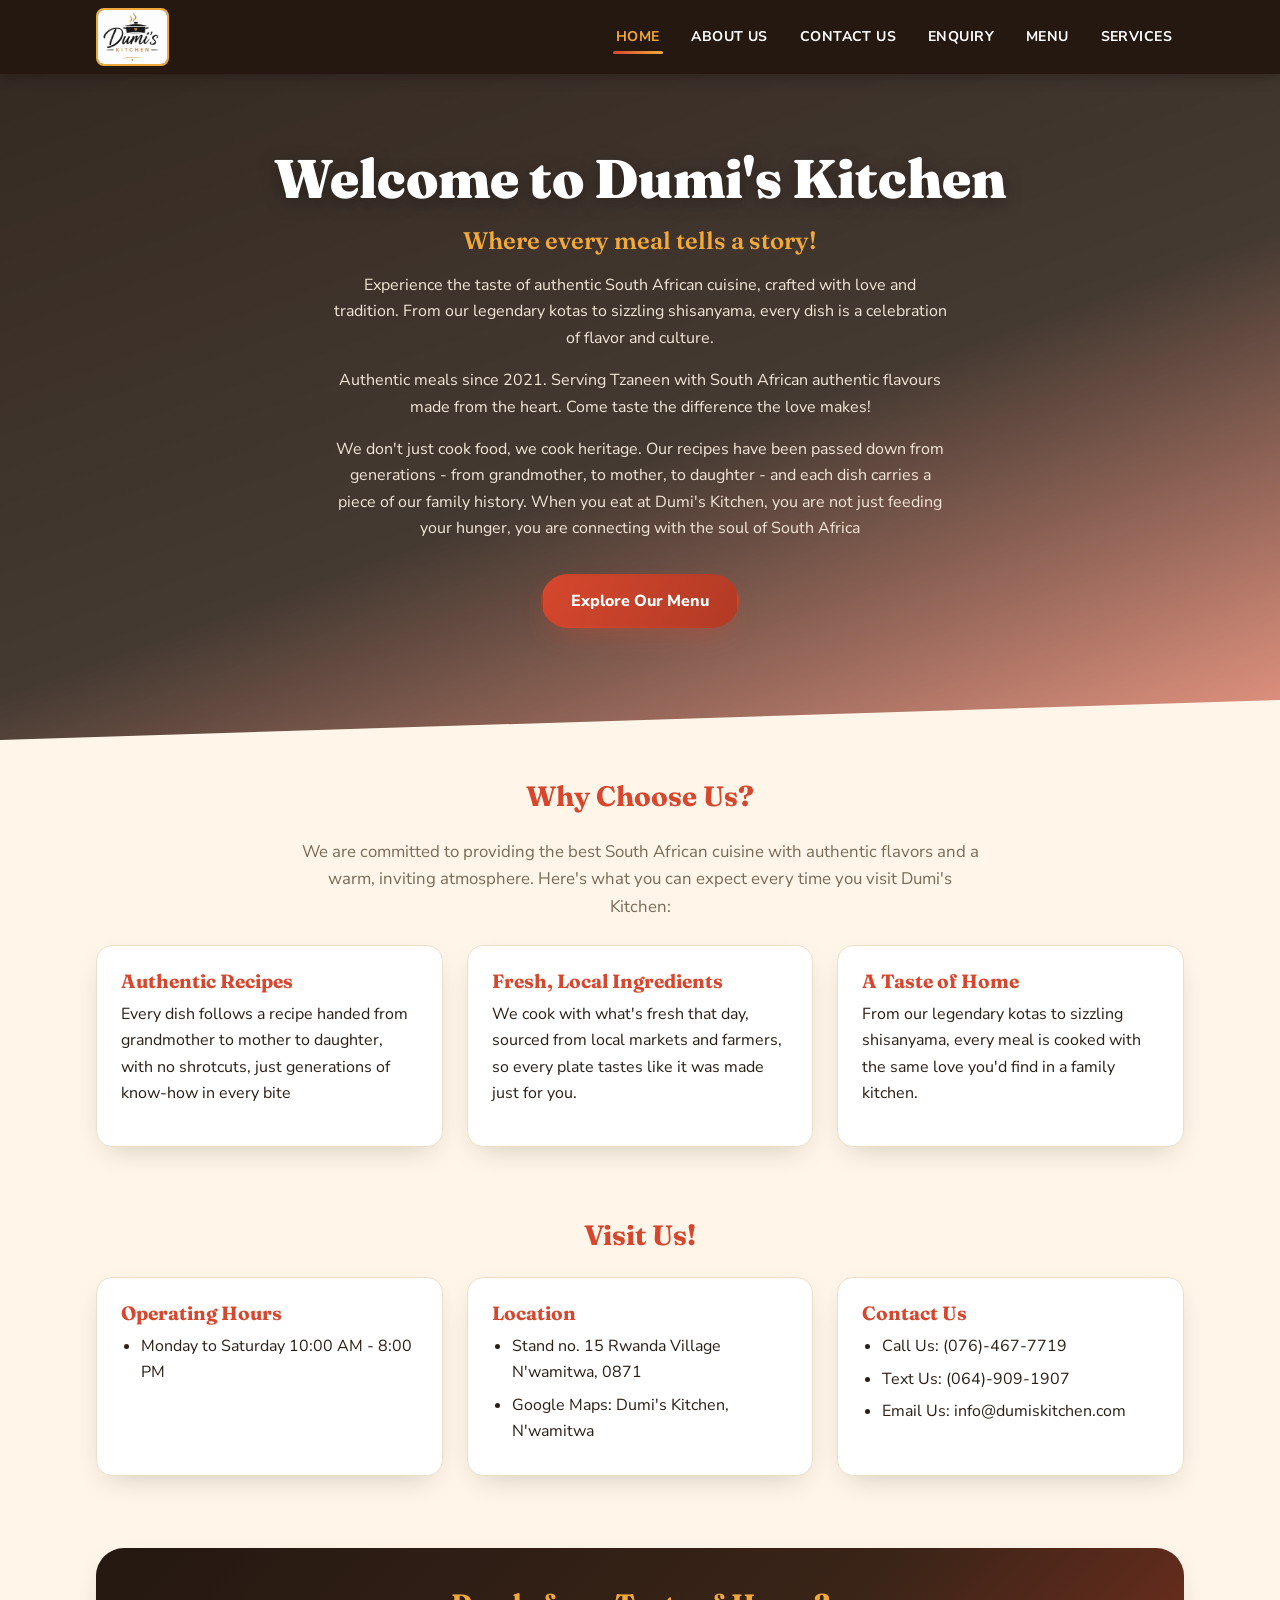
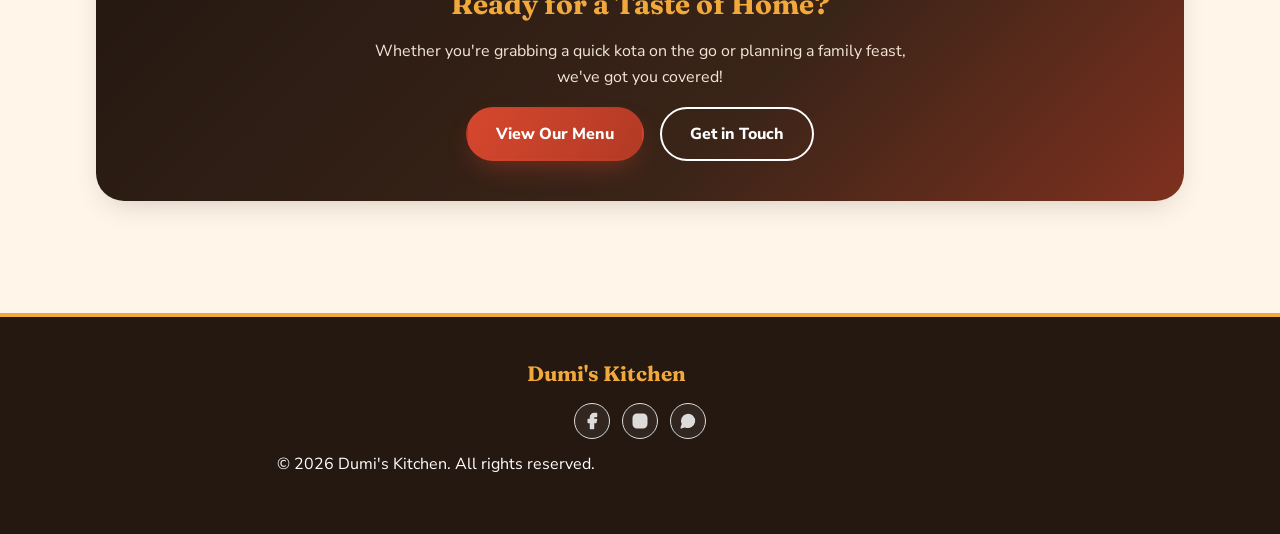
<file: index.html>
<!DOCTYPE html>
<html lang="en">
<head>
    <meta charset="UTF-8">
    <meta name="viewport" content="width=device-width, initial-scale=1.0">
    <title>Dumi's Kitchen | Home</title>
    <meta name="description" content="Dumi's Kitchen is a family-run shisanyama and kota takeaway in N'wamitwa, Tzaneen, serving authentic South African food since 2021.">
    <meta name="keywords" content="Dumi's Kitchen, Shisanyama, Kota, Takeaway, South African Cuisine, N'wamitwa, Tzaneen, Authentic Recipes, Family-run Restaurant">

    <!--CSS Stylesheet-->
    <link rel="stylesheet" href="./assets/css/styles.css">
</head>
<body>

    <!--Header section-->
    <header class="site-header">
        <div class="header-inner">
            
        <!--Logo-->
        <div class="logo">
            <a href="./index.html">
                <img src="./assets/images/Logo.jpeg" alt="Dumi's Kitchen Logo" class="logo-img">
            </a>
        </div>
        
         <!--Navigation links-->
         <nav class="main-navigation">
            <a href="./index.html" class="active" aria-current="page">HOME</a>
            <a href="./pages/about-us.html">ABOUT US</a>
            <a href="./pages/contact-us.html">CONTACT US</a>
            <a href="./pages/enquiry.html">ENQUIRY</a>
            <a href="./pages/menu.html">MENU</a>
            <a href="./pages/services.html">SERVICES</a>
         </nav>
         </div>
    </header>

    

    <!--Main section-->

    <main>
        <section> 
          <!--Welcome message-->

            <section class="hero">
                <h1>Welcome to Dumi's Kitchen</h1>
                <h2>Where every meal tells a story!</h2>
                <p>Experience the taste of authentic South African cuisine, crafted with love and tradition. From our legendary kotas to sizzling shisanyama, every dish is a celebration of flavor and culture.</p>

            <p>
               Authentic meals since 2021.
                Serving Tzaneen with South African authentic flavours made from the heart. Come taste the difference the love makes!
            </p>

            <p>
                We don't just cook food, we cook heritage. Our recipes have been passed down from generations - from grandmother, to mother, to daughter - and each dish carries a piece of our family history. When you eat at Dumi's Kitchen, you are not just feeding your hunger, you are connecting with the soul of South Africa
            </p>

            <a href="./pages/menu.html" class="btn btn-primary">Explore Our Menu</a>
            </section>

            <div class="container">
                <!--Why choose us-->
                <section class="section">
                    <h2 class="section-title">Why Choose Us?</h2>
                    <p class="intro-text">We are committed to providing the best South African cuisine with authentic flavors and a warm, inviting atmosphere.
                        Here's what you can expect every time you visit Dumi's Kitchen:
                    </p>

                    <div class="card-grid">
                        <div class="card">
                            <h3>Authentic Recipes</h3>
                            <p>Every dish follows a recipe handed from grandmother to mother to daughter, with no shrotcuts, just generations of know-how in every bite</p>
                    </div>

                    <div class="card">
                        <h3>Fresh, Local Ingredients</h3>
                            <p>We cook with what's fresh that day, sourced from local markets and farmers, so every plate tastes like it was made just for you.</p>
                    </div>

                    <div class="card">
                        <h3>A Taste of Home</h3>
                            <p>From our legendary kotas to sizzling shisanyama, every meal is cooked with the same love you'd find in a family kitchen.</p>
                    </div>
            </div>
            </section>


            <!-- Web summary-->
            <section class="section">
                <h2 class="section-title">Visit Us!</h2>

                <div class="card-grid">
                    <!--Operating Hours-->
                    <div class="card">
                        <h3>Operating Hours</h3>
                        <ul>
                            <li>Monday to Saturday 10:00 AM - 8:00 PM</li>
                        </ul>
                    </div>

                    <!--Location-->
                    <div class="card">
                        <h3>Location</h3>
                        <ul>
                            <li>Stand no. 15 Rwanda Village N'wamitwa, 0871</li>
                            <li>Google Maps: Dumi's Kitchen, N'wamitwa</li>
                        </ul>
                    </div>

                    <!--Contact Information-->
                    <div class="card">
                    <h3>Contact Us</h3>
                    <ul>
                        <li>Call Us: (076)-467-7719</li>
                        <li>Text Us: (064)-909-1907</li>
                        <li>Email Us: info@dumiskitchen.com</li>
                    </ul>
                    </div>
                </div>
               

            </section>
           
            <!--Closing call to action-->
            <div class="cta-box">
                <h2>Ready for a Taste of Home?</h2>
                <p>Whether you're grabbing a quick kota on the go or planning a family feast, we've got you covered!</p>
                <div class="btn-group">
                    <a href="./pages/menu.html" class="btn btn-primary">View Our Menu</a>
                    <a href="./pages/contact-us.html" class="btn btn-outline">Get in Touch</a>
                </div>
            </div>

        </section>
    </main>

    <!--Footer Section-->
    <footer class="site-footer">
        <div class="footer-inner">
            <p class="footer-brand">Dumi's Kitchen</p>

        <div class="social-links">
            <a href="https://www.facebook.com/" target="_blank" rel="noopener noreferrer" aria-label="Dumi's Kitchen on Facebook">
                <svg viewBox="0 0 24 24" fill="none" stroke="currentColor" stroke-width="2" stroke-linecap="round" stroke-linejoin="round" aria-hidden="true"><path d="M18 2h-3a5 5 0 0 0-5 5v3H7v4h3v8h4v-8h3l1-4h-4V7a1 1 0 0 1 1-1h3z"/></svg>
            </a>
            <a href="https://www.instagram.com/" target="_blank" rel="noopener noreferrer" aria-label="Dumi's Kitchen on Instagram">
                <svg viewBox="0 0 24 24" fill="none" stroke="currentColor" stroke-width="2" stroke-linecap="round" stroke-linejoin="round" aria-hidden="true"><rect x="3" y="3" width="18" height="18" rx="5"/><circle cx="12" cy="12" r="4"/><circle cx="17.5" cy="6.5" r="1" fill="currentColor"/></svg>
            </a>
            <a href="https://wa.me/27764677719" target="_blank" rel="noopener noreferrer" aria-label="Chat with Dumi's Kitchen on WhatsApp">
                <svg viewBox="0 0 24 24" fill="none" stroke="currentColor" stroke-width="2" stroke-linecap="round" stroke-linejoin="round" aria-hidden="true"><path d="M3 21l1.65-4.9A8.5 8.5 0 1 1 8 19.4L3 21z"/></svg>
            </a>
        </div>

            <p>&copy; 2026 Dumi's Kitchen. All rights reserved.</p>
            <p class="live-datetime" id="live-datetime" aria-live="off"></p>
        </div>
    </footer>
</body>
</html>
</file>
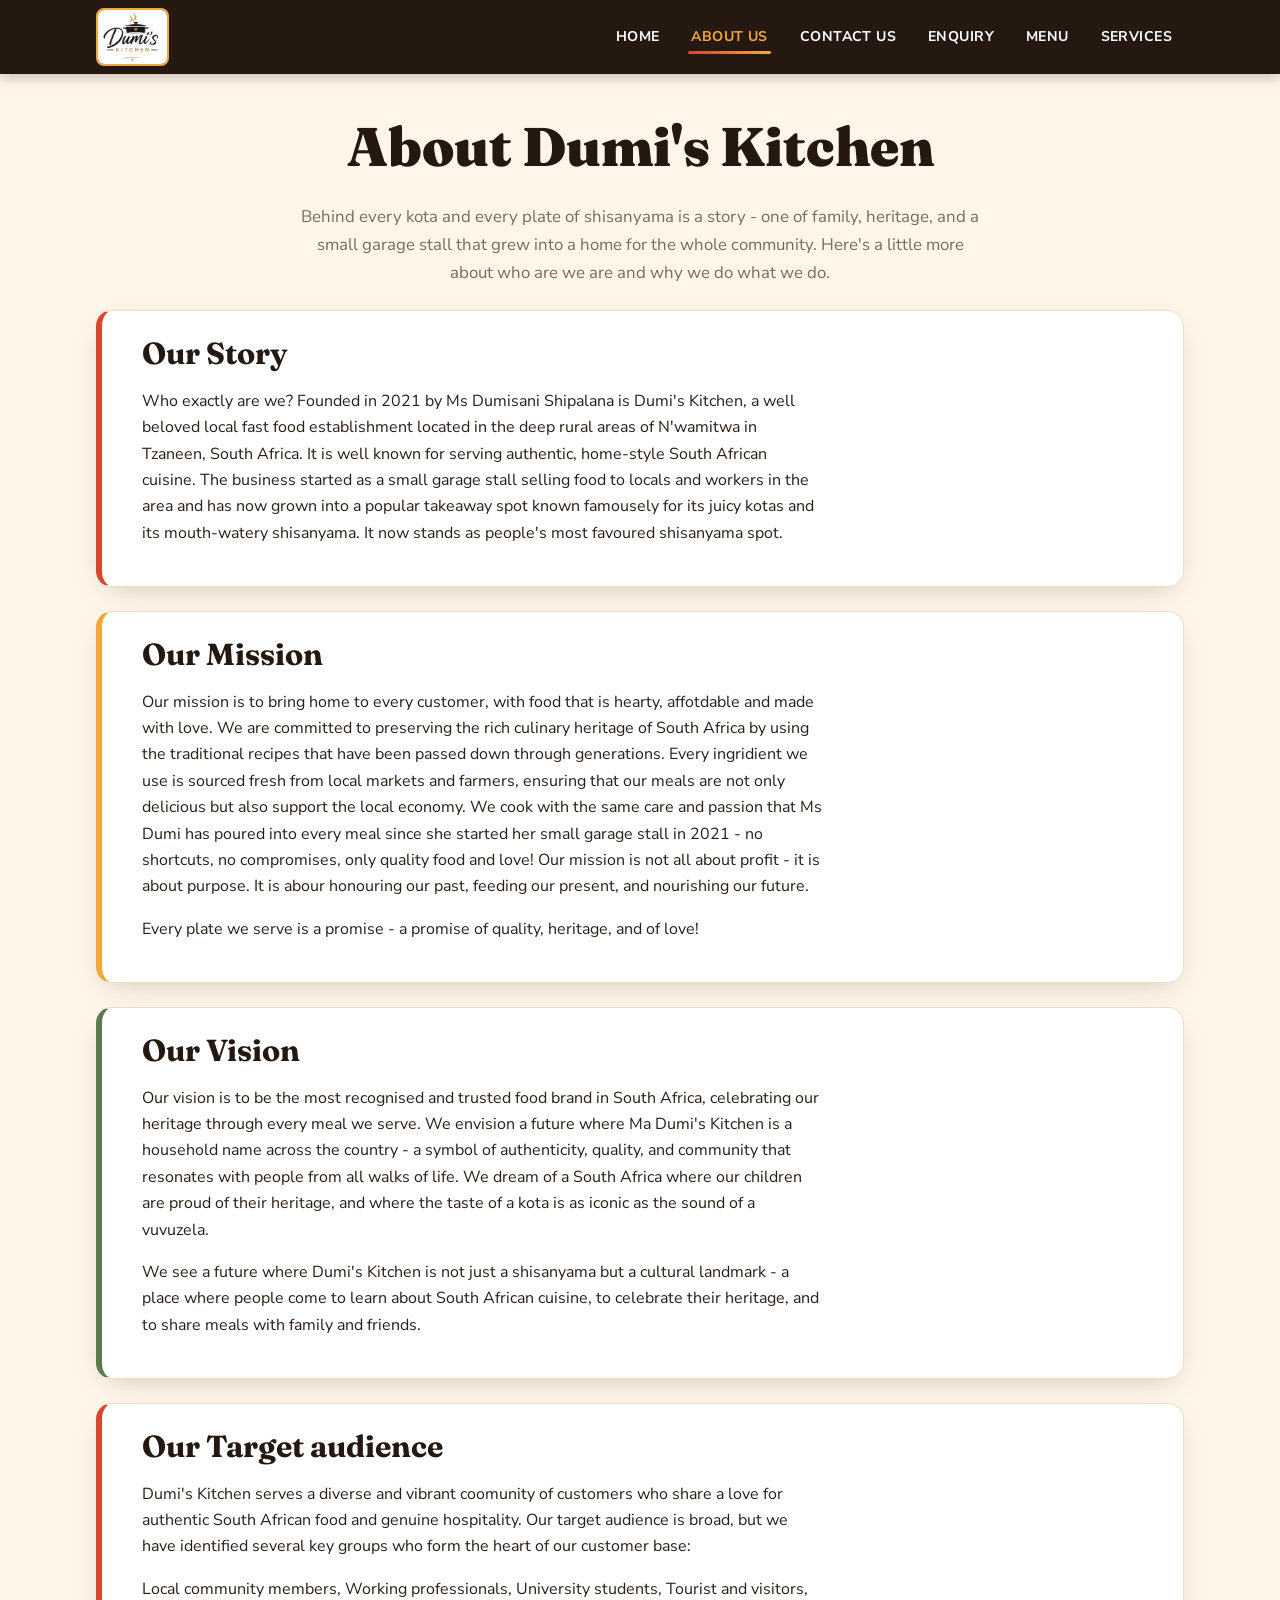
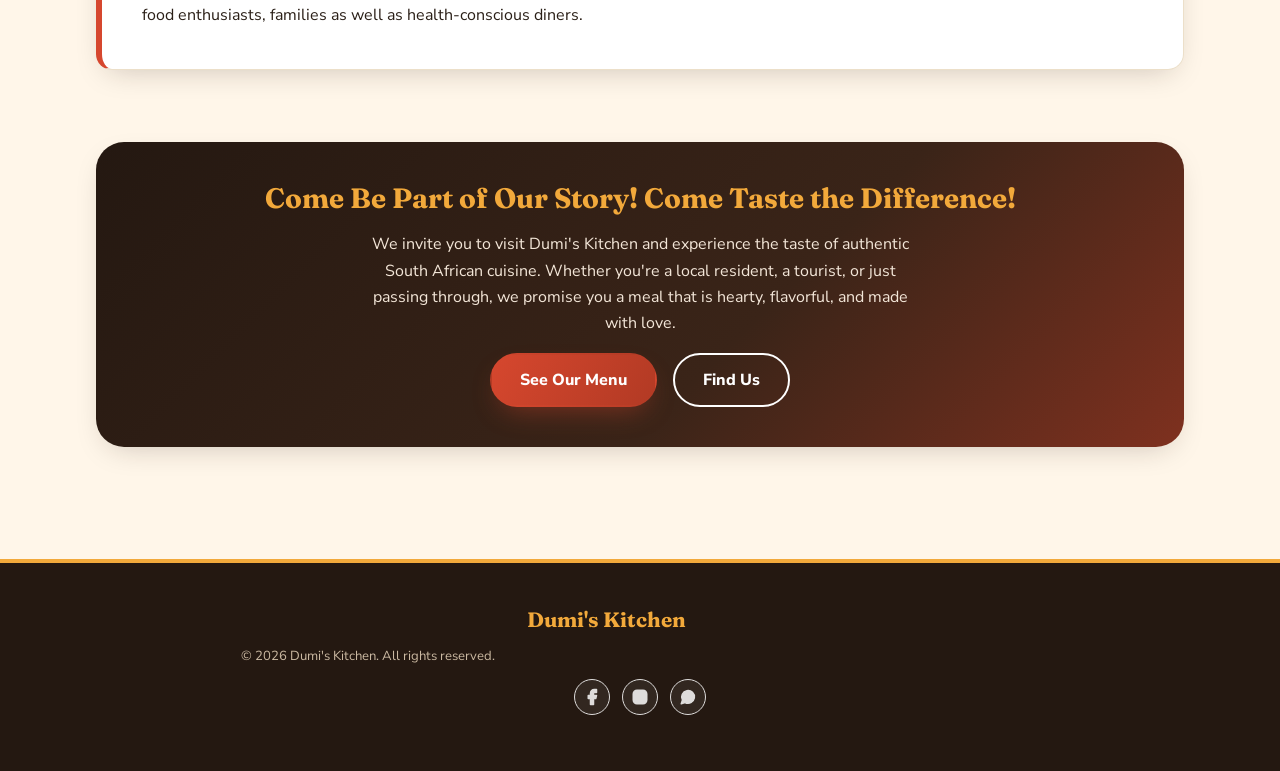
<file: pages/about-us.html>
<!DOCTYPE html>
<html lang="en">
<head>
    <meta charset="UTF-8">
    <meta name="viewport" content="width=device-width, initial-scale=1.0">
    <title>Dumi's Kitchen | About Us</title>

    <!--Meta description for SEO-->
    <meta name="description" content="Discover the story, mission, and vision behind Dumi's Kitchen, a beloved shisanyama and kota spot in N'wamitwa, Tzaneen, South Africa.">
    <meta name="keywords" content="Dumi's Kitchen, About Us, Our Story, Mission, Vision, Shisanyama, Kota, N'wamitwa, Tzaneen, South African Cuisine">

    <!--CSS Stylesheet-->
    <link rel="stylesheet" href="../assets/css/styles.css">
    
</head>
<body>
    
    <!--Header section-->
    <header class="site-header">
      <div class="header-inner">
        <div class="logo">
            <a href="../index.html">
                <img src="../assets/images/Logo.jpeg" alt="Dumi's Kitchen Logo" class="logo-img">
            </a>
        </div>
        

         <!--Navigation links-->
         <nav class="main-navigation">
            <a href="../index.html">HOME</a>
            <a href="./about-us.html" class="active" aria-current="page">ABOUT US</a>
            <a href="./contact-us.html">CONTACT US</a>
            <a href="./enquiry.html">ENQUIRY</a>
            <a href="./menu.html">MENU</a>
            <a href="./services.html">SERVICES</a>
         </nav>
      </div>
    </header>

    <!--Main section-->
    <main class="container">

        <section class="section">
          <h1 class="section-title">About Dumi's Kitchen</h1>
          <p class="intro-text">Behind every kota and every plate of shisanyama is a story - one of family, heritage, and a small garage stall that grew into a home for the whole community.
            Here's a little more about who are we are and why we do what we do. </p>
          
          <!--Background story of our business-->
            <div class="story-block"> 
            <h2>Our Story</h2>
            <p class="story-text">
                Who exactly are we?
                Founded in 2021 by Ms Dumisani Shipalana is Dumi's Kitchen, a well beloved local fast food establishment located in the deep rural areas of N'wamitwa in Tzaneen, South Africa.
                 It is well known for serving authentic, home-style South African cuisine. The business started as a small garage stall selling food to locals and workers in the area and has now grown into a popular takeaway spot  known famousely for its juicy kotas and its mouth-watery shisanyama.
                It now stands as people's most favoured shisanyama spot.
            </p>
            </div>

            <!-- Mission and vision statements-->
             <div class="story-block">  
             <h2> Our Mission</h2>
             <p class="text-left">
                Our mission is to bring home to every customer, with food that is hearty, affotdable and made with love.
                We are committed to preserving the rich culinary heritage of South Africa by using the traditional recipes that have been passed down  through generations. Every ingridient we use is sourced fresh from local markets and farmers, ensuring that our meals  are not only delicious but also support the local economy. 
                We cook with the same care and passion that Ms Dumi has poured into every meal since she started her small garage stall in 2021 - no shortcuts, no compromises, only quality food and love!
                Our mission is not all about profit - it is about purpose. It is abour honouring our past, feeding our present, and nourishing our future.
             </p>
             <p> Every plate we serve is a promise - a promise of quality, heritage, and of love!</p>
             </div>

             <!-- Vision statement-->
              <div class="story-block">
              <h2> Our Vision</h2>
              <p class="text-left">
                Our vision is to be the most recognised and trusted food brand in South Africa, celebrating our heritage through every meal we serve.
                We envision a future where Ma Dumi's Kitchen is a household name across the country -  a symbol of authenticity, quality, and community that resonates with people from all walks of life.
                We dream of a South Africa where our children are proud of their heritage, and where the taste of a kota is as iconic as the sound of a vuvuzela.
              </p>
              <p class="text-left"> 
                We see a future where Dumi's Kitchen is not just a shisanyama but a cultural landmark -  a place where people come to learn about South African cuisine, to celebrate their heritage, and to share meals with family and friends.
              </p>
              </div>

              <!--Target audience-->
              <div class="story-block">
              <h2>Our Target audience</h2>
              <p class="text-left">
                Dumi's Kitchen serves a diverse and vibrant coomunity of customers who share a love for authentic South African food and genuine hospitality. 
                Our target audience is broad, but we have identified several key groups who form the heart of our customer base:
              </p>
              <p>
                Local community members, Working professionals, University students, Tourist and visitors, food enthusiasts, families as well as health-conscious diners.
              </p>
              </div>
        </section>

        <!--Call to Action-->
        <div class="cta-box">
            <h2> Come Be Part of Our Story! Come Taste the Difference!</h2>
            <p>We invite you to visit Dumi's Kitchen and experience the taste of authentic South African cuisine. Whether you're a local resident, a tourist, or just passing through, we promise you a meal that is hearty, flavorful, and made with love.</p>
            <div class="btn-group"> 
                <a href="./menu.html" class="btn btn-primary">See Our Menu</a>
                <a href="./contact-us.html" class="btn btn-outline">Find Us</a>
            </div>
        </div>
    </main>

    <!--Footer Section-->
    <footer class="site-footer">
      <div class="footer-inner">
        <p class="footer-brand">Dumi's Kitchen</p>
        
        <p class="footer-copyright">&copy; 2026 Dumi's Kitchen. All rights reserved.</p>

        <div class="social-links">
            <a href="https://www.facebook.com/" target="_blank" rel="noopener noreferrer" aria-label="Dumi's Kitchen on Facebook">
                <svg viewBox="0 0 24 24" fill="none" stroke="currentColor" stroke-width="2" stroke-linecap="round" stroke-linejoin="round" aria-hidden="true"><path d="M18 2h-3a5 5 0 0 0-5 5v3H7v4h3v8h4v-8h3l1-4h-4V7a1 1 0 0 1 1-1h3z"/></svg>
            </a>
            <a href="https://www.instagram.com/" target="_blank" rel="noopener noreferrer" aria-label="Dumi's Kitchen on Instagram">
                <svg viewBox="0 0 24 24" fill="none" stroke="currentColor" stroke-width="2" stroke-linecap="round" stroke-linejoin="round" aria-hidden="true"><rect x="3" y="3" width="18" height="18" rx="5"/><circle cx="12" cy="12" r="4"/><circle cx="17.5" cy="6.5" r="1" fill="currentColor"/></svg>
            </a>
            <a href="https://wa.me/27764677719" target="_blank" rel="noopener noreferrer" aria-label="Chat with Dumi's Kitchen on WhatsApp">
                <svg viewBox="0 0 24 24" fill="none" stroke="currentColor" stroke-width="2" stroke-linecap="round" stroke-linejoin="round" aria-hidden="true"><path d="M3 21l1.65-4.9A8.5 8.5 0 1 1 8 19.4L3 21z"/></svg>
            </a>
        </div>

        <!-- Live date and time -->
        <p class="live-datetime" id="live-datetime" aria-live="off"></p>
      </div>
    </footer>
</body>
</html>
</file>
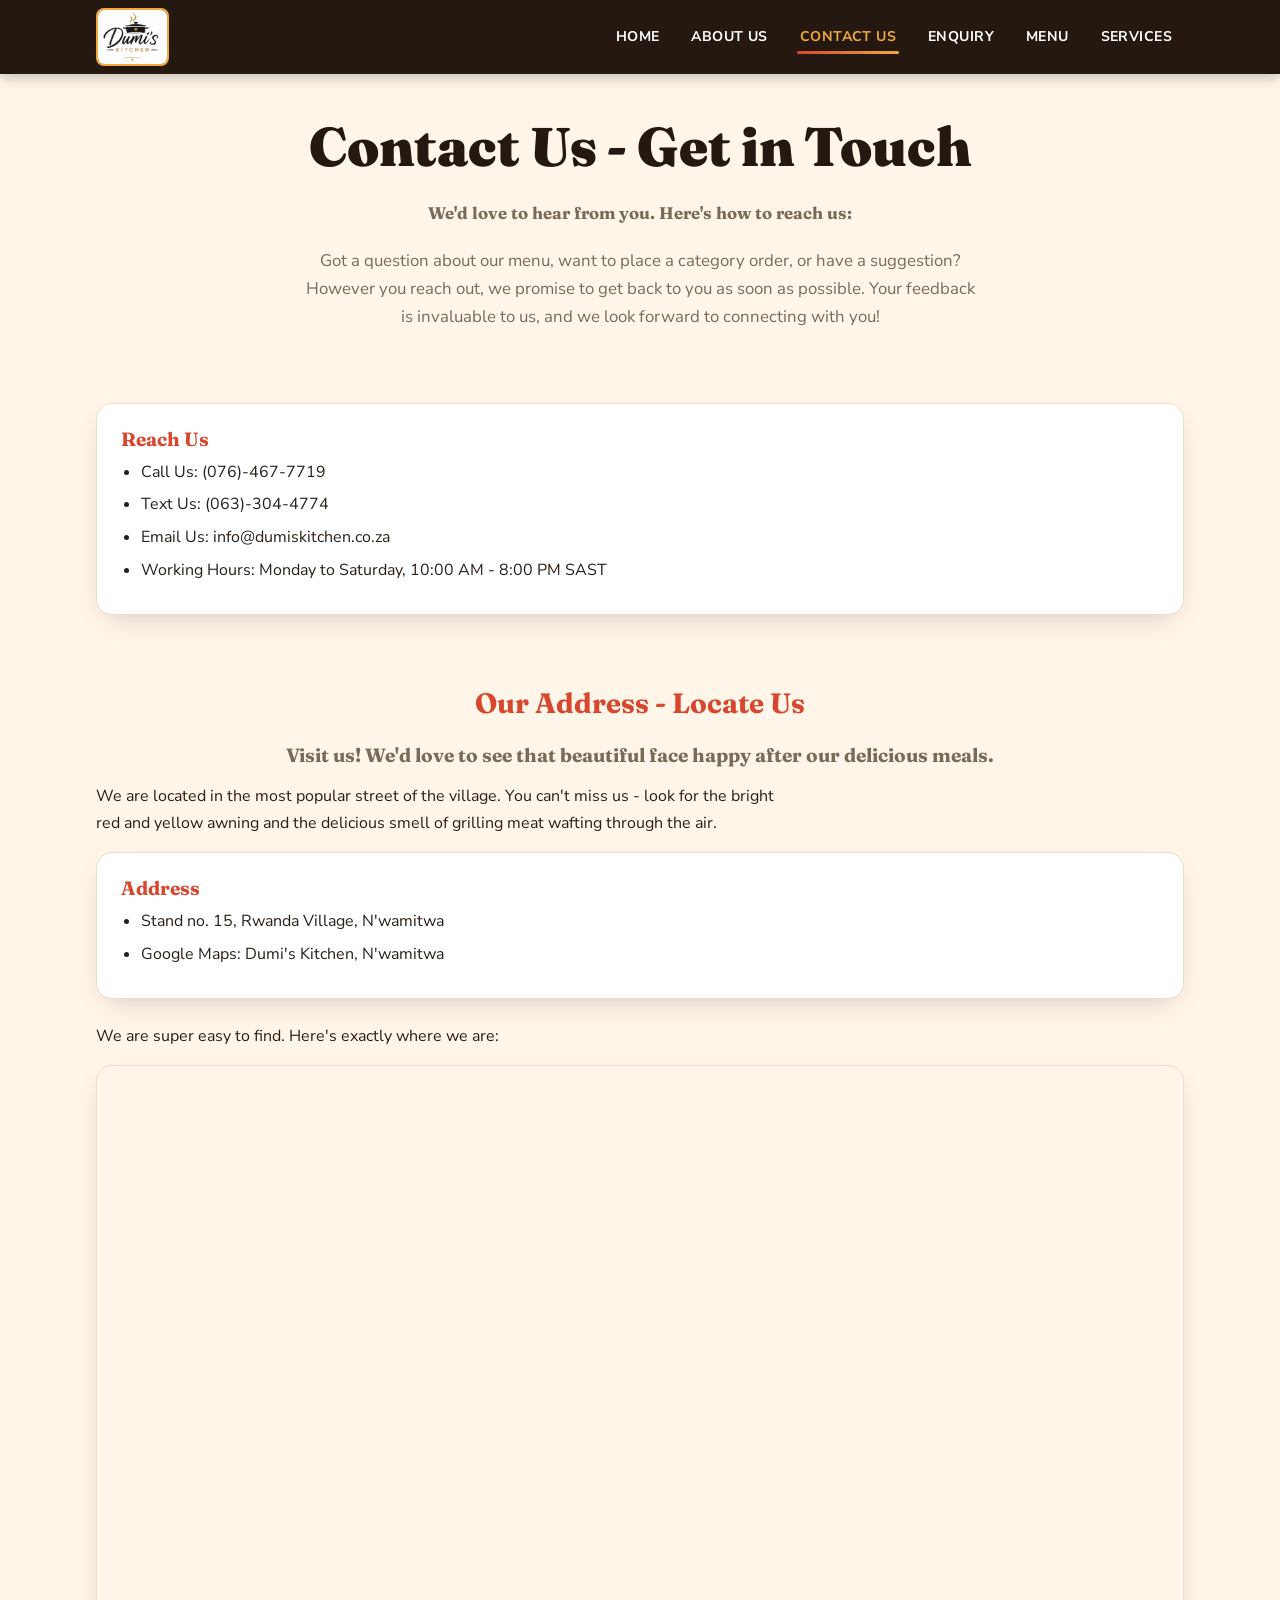
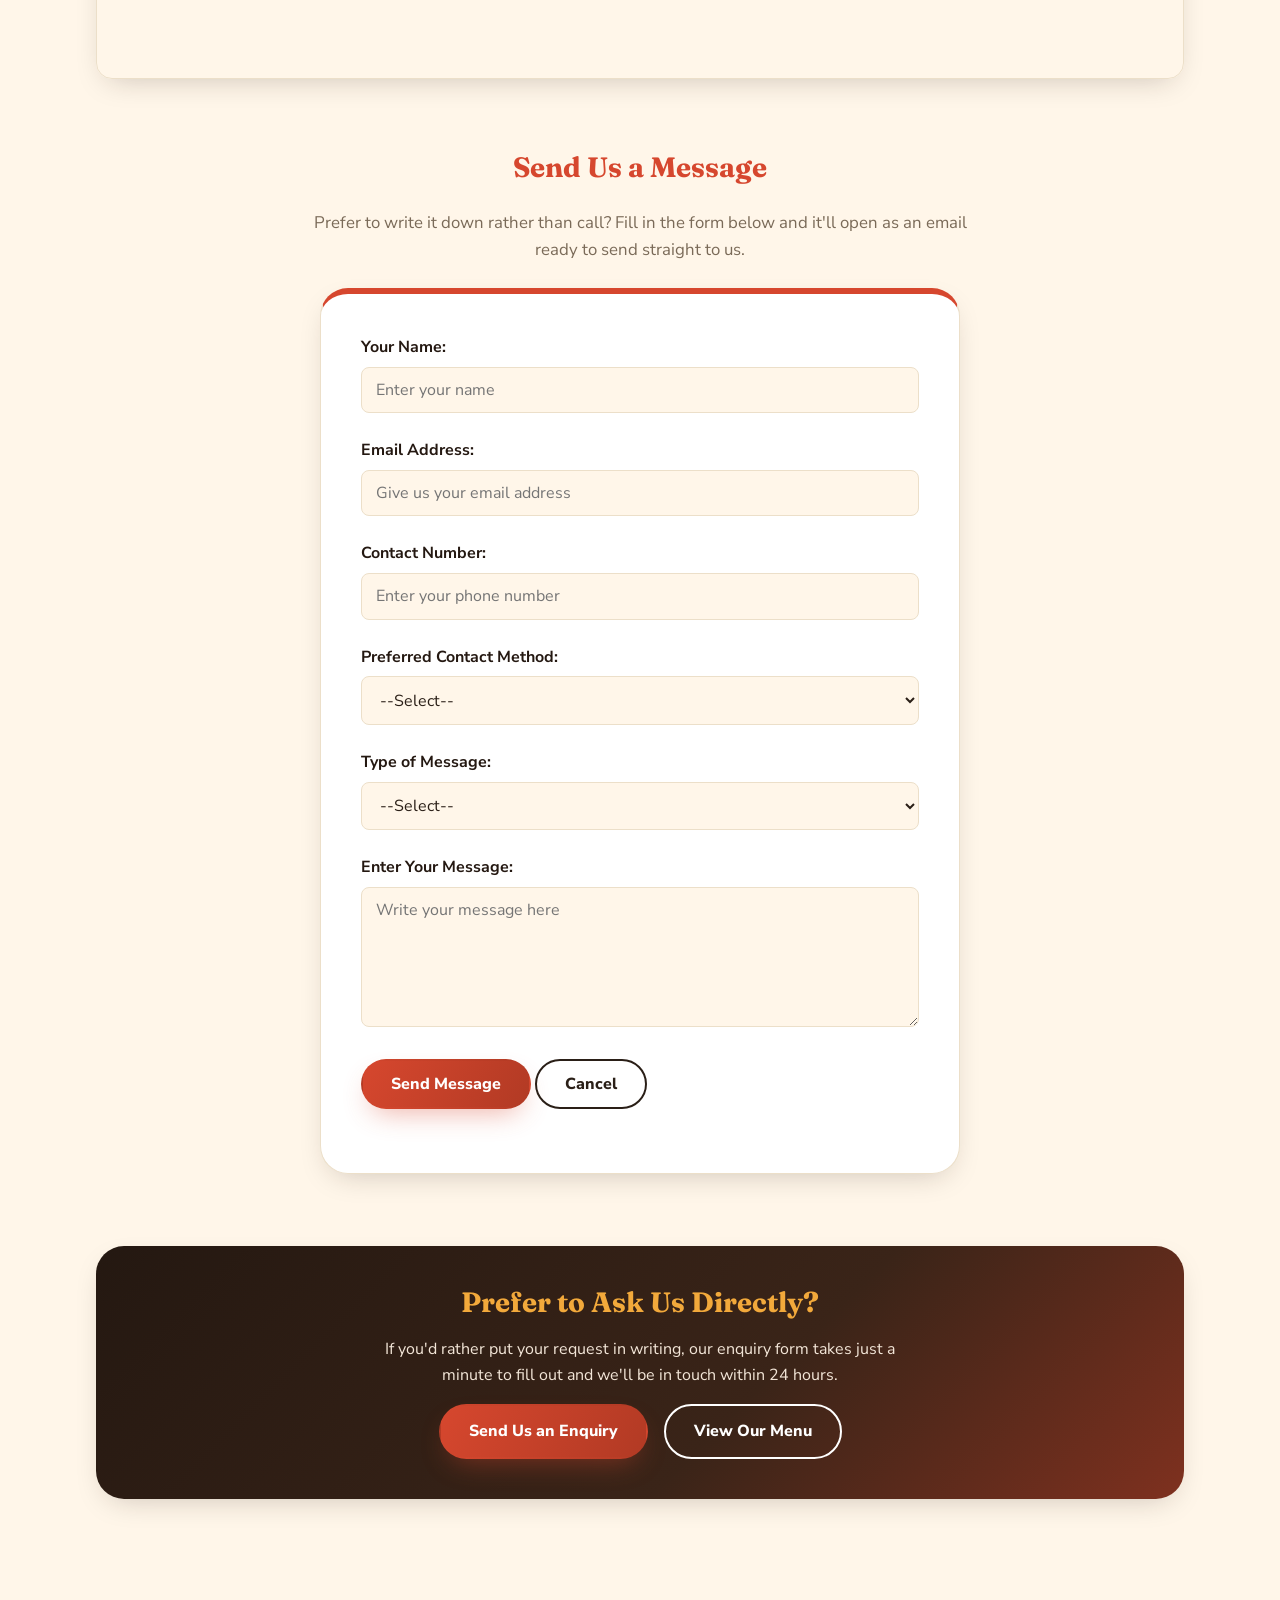
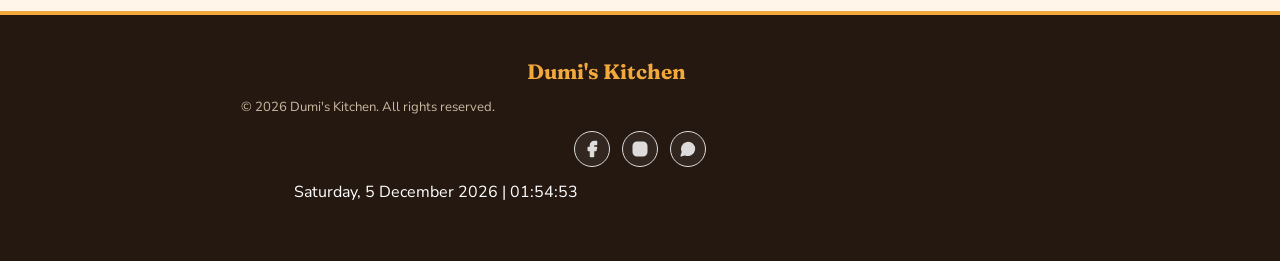
<file: pages/contact-us.html>
<!DOCTYPE html>
<html lang="en">
<head>
    <meta charset="UTF-8">
    <meta name="viewport" content="width=device-width, initial-scale=1.0">
    <title>Dumi's Kitchen | Contact Us</title>

    <!--Meta description for SEO-->
    <meta name="description" content="Find Dumi's Kitchen in Rwanda Village, N'wamitwa - Opening hours, phone, Whatsapp, map directions and a contact form.">
    <meta name="keywords" content="Dumi's Kitchen, Contact Us, Location, Opening Hours, Phone Number, Whatsapp, Map Directions, Contact Form, N'wamitwa, Tzaneen, South Africa">

    <!--CSS Stylesheet-->
    <link rel="stylesheet" href="../assets/css/styles.css">
    
</head>
<body>
    
     <!--Header section-->
    <header class="site-header">
        <div class="header-inner">
            <div class="logo">
                <a href="../index.html">
                    <img src="../assets/images/Logo.jpeg" alt="Dumi's Kitchen Logo" class="logo-img">
                </a>
            </div>
        
         <!--Navigation links-->
         <nav class="main-navigation">
            <a href="../index.html">HOME</a>
            <a href="./about-us.html">ABOUT US</a>
            <a href="./contact-us.html" class="active" aria-current="page">CONTACT US</a>
            <a href="./enquiry.html">ENQUIRY</a>
            <a href="./menu.html">MENU</a>
            <a href="./services.html">SERVICES</a>
         </nav>
         </div>
    </header>

    <main class="container"> 
        <section class="section">
            <h1 class="section-title">Contact Us - Get in Touch</h1>
            <h2 class="intro-text"> We'd love to hear from you. Here's how to reach us:</h2>
            <p class="intro-text">Got a question about our menu, want to place a category order, or have a suggestion? However you reach out,
                we promise to get back to you as soon as possible. Your feedback is invaluable to us, and we look forward to connecting with you!</p>
            
        </section>

        <!--Contact details-->
        <section class="section">
            <div class="card-grid">
                <div class="card">
                    <h3>Reach Us</h3>
                      <ul>
                        <li>Call Us: (076)-467-7719</li>
                        <li>Text Us: (063)-304-4774</li>
                        <li>Email Us: info@dumiskitchen.co.za</li>
                        <li>Working Hours: Monday to Saturday, 10:00 AM - 8:00 PM SAST</li>
                    </ul>
                </div>
            </div>
        </section>

        <!--Location details-->
        <section class="section">
            <!--Physical address-->
            <h2 class="section-title">Our Address - Locate Us</h2>
            <h3 class="lead">Visit us! We'd love to see that beautiful face happy after our delicious meals.</h3>
            <p class="text-left">
              We are located in the most popular street of the village. You can't miss us - look for the bright red and yellow 
              awning and the delicious smell of grilling meat wafting through the air.
            </p>

            <div class="card-grid card-grid-spaced">
                <div class="card">
                    <h3>Address</h3>
                    <ul>
                        <li>Stand no. 15, Rwanda Village, N'wamitwa</li>
                        <li>Google Maps: Dumi's Kitchen, N'wamitwa</li>
                    </ul>
                </div>
            </div>
            
            <!--Google Maps location-->
            <p class="text-left">We are super easy to find. Here's exactly where we are:</p>
            <div class="map-wrapper">
                <iframe src="https://www.google.com/maps/embed?pb=!1m17!1m12!1m3!1d3937.1887518283816!2d30.411536175641263!3d-23.75147217866965!2m3!1f0!2f0!3f0!3m2!1i1024!2i768!4f13.1!3m2!1m1!2zMjPCsDQ1JzA1LjMiUyAzMMKwMjQnNTAuOCJF!5e1!3m2!1sen!2sza!4v1786638381310!5m2!1sen!2sza"  
                    allowfullscreen="" loading="lazy"
                     referrerpolicy="strict-origin-when-cross-origin" title="Dumi's Kitchen Location on Google Maps">
                </iframe>
            </div>
        </section>
        
        <!--General Form / Contact form-->
        <section class="section">
        <h2 class="section-title">Send Us a Message</h2>
        <p class="intro-text">Prefer to write it down rather than call? Fill in the form below and it'll open as an email ready to send
                             straight to us.
            </p>
            <form id="contact-form" 
            action="mailto:info@dumiskitchen.co.za?subject=Website%20Contact%20Message" 
             class="form-card" novalidate>
                
                <div class="form-group">
                    <label for="contact-name">Your Name:</label>
                    <input type="text" id="contact-name" name="Name" placeholder="Enter your name">
                    <span class="field-error" id="contact-name-error" aria-live="polite"></span>
                </div>

                <div class="form-group">
                    <label for="contact-email">Email Address:</label>
                    <input type="email" id="contact-email" name="Email" placeholder="Give us your email address">
                    <span class="field-error" id="contact-email-error" aria-live="polite"></span>
                </div>

                <div class="form-group">
                    <label for="contact-phone">Contact Number:</label>
                    <input type="tel" id="contact-phone" name="Phone" placeholder="Enter your phone number">
                    <span class="field-error" id="contact-phone-error" aria-live="polite"></span>
                </div>

                <div class="form-group">
                    <label for="preferred-contact">Preferred Contact Method:</label>
                    <select id="preferred-contact" name="Preferred-Contact">
                        <option value="">--Select--</option>
                        <option value="email">Email</option>
                        <option value="phone">Phone</option>
                        <option value="whatsapp">WhatsApp</option>
                    </select>
                    <span class="field-error" id="preferred-contact-error" aria-live="polite"></span>
                </div>
                <div class="form-group">
                    <label for="message-type">Type of Message:</label>
                    <select id="message-type" name="Message-Type">
                        <option value="">--Select--</option>
                        <option value="general">General Message</option>
                        <option value="order">Order Related</option>
                        <option value="suggestion">Suggestion</option>
                        <option value="media enquiry">Media Enquiry</option>
                        <option value="other">Other</option>
                    </select>
                    <span class="field-error" id="message-type-error" aria-live="polite"></span>
                </div>

                <div class="form-group">
                    <label for="contact-message">Enter Your Message:</label>
                    <textarea id="contact-message" name="Message" maxlength="350" placeholder="Write your message here"></textarea>
                    <span class="field-error" id="contact-message-error" aria-live="polite"></span>
                </div>

                <div class="form-group">
                    <button type="submit" class="btn btn-primary">Send Message</button>
                    <button type="reset" class="btn btn-outline">Cancel</button>
                </div>
            </form>  
        </section>

    <!--Call to Action-->
        <div class="cta-box">
            <h2>Prefer to Ask Us Directly?</h2>
            <p>If you'd rather put your request in writing, our enquiry form takes just a minute to fill out and we'll be in touch within 24 hours.</p>
            <div class="btn-group">
            <a href="./enquiry.html" class="btn btn-primary">Send Us an Enquiry</a>
            <a href="./menu.html" class="btn btn-outline">View Our Menu</a>
        </div>
        </div>
    </main>

    <!--Footer Section-->
    <footer class="site-footer">
        <div class="footer-inner">
            <p class="footer-brand">Dumi's Kitchen</p>
            <p class="footer-copyright">&copy; 2026 Dumi's Kitchen. All rights reserved.</p>

            <div class="social-links">
            <a href="https://www.facebook.com/" target="_blank" rel="noopener noreferrer" aria-label="Dumi's Kitchen on Facebook">
                <svg viewBox="0 0 24 24" fill="none" stroke="currentColor" stroke-width="2" stroke-linecap="round" stroke-linejoin="round" aria-hidden="true"><path d="M18 2h-3a5 5 0 0 0-5 5v3H7v4h3v8h4v-8h3l1-4h-4V7a1 1 0 0 1 1-1h3z"/></svg>
            </a>
            <a href="https://www.instagram.com/" target="_blank" rel="noopener noreferrer" aria-label="Dumi's Kitchen on Instagram">
                <svg viewBox="0 0 24 24" fill="none" stroke="currentColor" stroke-width="2" stroke-linecap="round" stroke-linejoin="round" aria-hidden="true"><rect x="3" y="3" width="18" height="18" rx="5"/><circle cx="12" cy="12" r="4"/><circle cx="17.5" cy="6.5" r="1" fill="currentColor"/></svg>
            </a>
            <a href="https://wa.me/27764677719" target="_blank" rel="noopener noreferrer" aria-label="Chat with Dumi's Kitchen on WhatsApp">
                <svg viewBox="0 0 24 24" fill="none" stroke="currentColor" stroke-width="2" stroke-linecap="round" stroke-linejoin="round" aria-hidden="true"><path d="M3 21l1.65-4.9A8.5 8.5 0 1 1 8 19.4L3 21z"/></svg>
            </a>
        </div>

             <!-- Live date and time -->
        <p class="live-datetime" id="live-datetime" aria-live="off"></p>

        </div>
    </footer>

    <script src="../assets/js/script.js"></script>

</body>
</html>
</file>
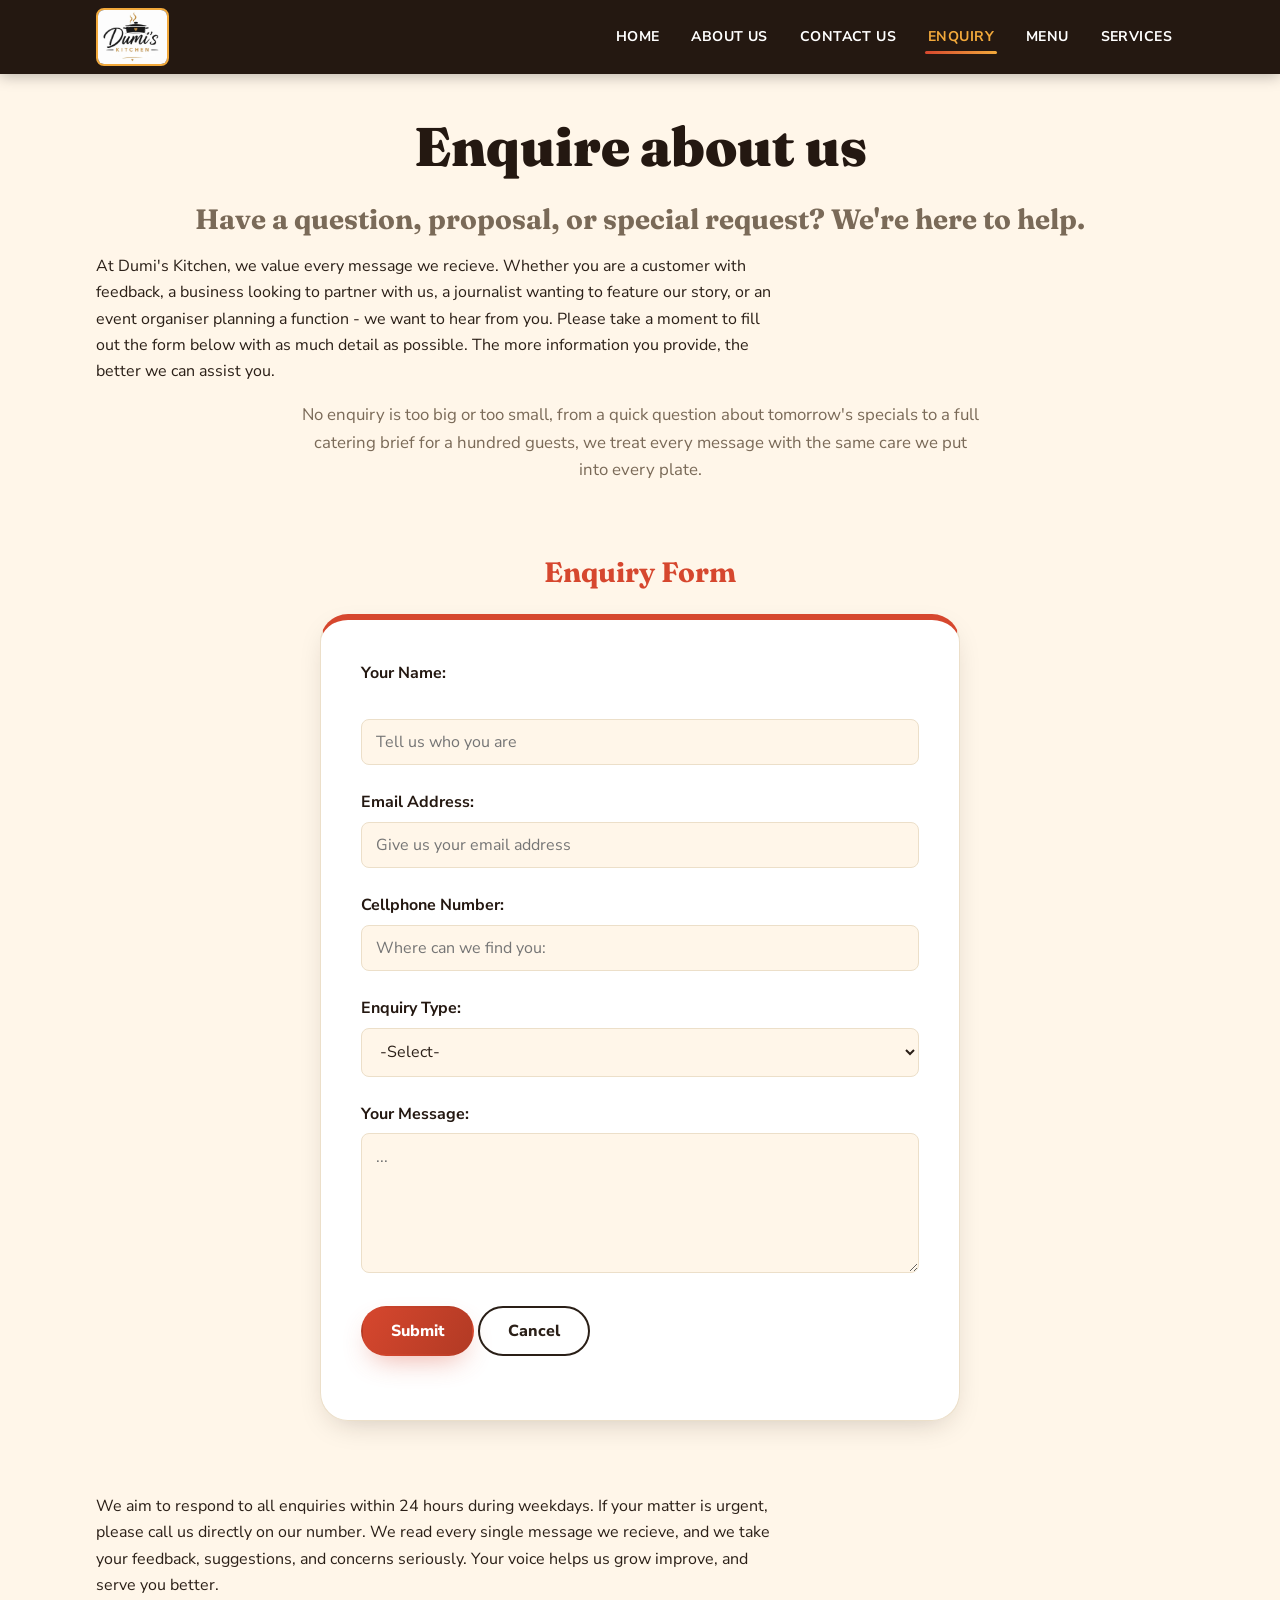
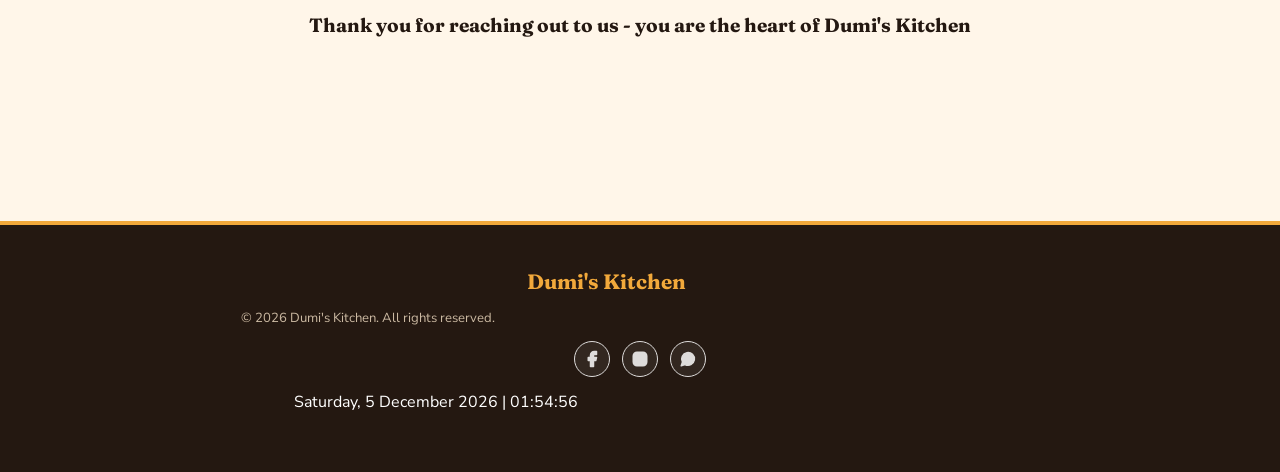
<file: pages/enquiry.html>
<!DOCTYPE html>
<html lang="en">
<head>
    <meta charset="UTF-8">
    <meta name="viewport" content="width=device-width, initial-scale=1.0">
    <title>Dumi's Kitchen | Enquiry</title>

    <!--Meta description for SEO-->
    <meta name="description" content="Have a question about catering, services or Dumi's Kitchen? Send us an enquiry and we'll get back to you within 24 hours">
    <meta name="keywords" content="Dumi's Kitchen, Enquiry, Catering, Services, Questions, Contact Form, N'wamitwa, Tzaneen, South Africa">

    <!--CSS Stylesheet-->
    <link rel="stylesheet" href="../assets/css/styles.css">
    
</head>
<body>
   
     <!--Header section-->
    <header class="site-header">
        <div class="header-inner">
            <div class="logo">
                <!--Logo-->
                <a href="../index.html">
                    <img src="../assets/images/Logo.jpeg" alt="Dumi's Kitchen Logo" class="logo-img">
                </a>
            </div>
        
         <!--Navigation links-->
         <nav class="main-navigation">
            <a href="../index.html">HOME</a>
            <a href="./about-us.html">ABOUT US</a>
            <a href="./contact-us.html">CONTACT US</a>
            <a href="./enquiry.html" class="active" aria-current="page">ENQUIRY</a>
            <a href="./menu.html">MENU</a>
            <a href="./services.html">SERVICES</a>
         </nav>
            </div>
    </header>

    <!--Main section-->
    <main class="container">
        <section class="section">
         <h1 class="section-title">Enquire about us</h1>
         <h2 class="lead">Have a question, proposal, or special request? We're here to help.</h2>
         <p>
            At Dumi's Kitchen, we value every message we recieve. Whether you are a customer with feedback, a business
            looking to partner with us, a journalist wanting to feature our story, or an event organiser planning a function - we want to hear from you.
            Please take a moment to fill out the form below with as much detail as possible. The more information you provide, the better we can assist you.
         </p>
         <p class="intro-text"> No enquiry is too big or too small, from a quick question about tomorrow's specials to a full catering brief
            for a hundred guests, we treat every message with the same care we put into every plate.
         </p>
        </section>

        <!--Enquiry form-->
        <section class="section">
            <h2 class="section-title">Enquiry Form</h2>
            <form id="enquiry-form" 
            action="mailto:info@dumiskitchen.co.za?subject=Website%20Contact%20Message"
            class="form-card" novalidate>

                <div class="form-group">
                <label for="name" name="name">Your Name:</label><br/>
                <input type="text" id="name" placeholder="Tell us who you are">
                <span class="field-error" id="name-error" aria-live="polite"></span>
                </div>

                <div class="form-group">
                <label for="email" name="Email">Email Address:</label>
                <input type="email" id="email" name="Email" placeholder="Give us your email address">
                <span class="field-error" id="email-error" aria-live="polite"></span>
                </div>
 
                <div class="form-group">
                <label for="cellphone" name="cellphone">Cellphone Number:</label>
                <input type="tel" id="cellphone" name="cellphone" placeholder="Where can we find you:"> 
                <span class="field-error" id="cellphone-error" aria-live="polite"></span>
                </div>

                <div class="form-group">
                <label for="Enquiry_type" name="Enquiry_type"> Enquiry Type:</label>
                <select id="Enquiry_type" name="Enquiry_type">
                <span class="field-error" id="Enquiry_type-error" aria-live="polite"></span>
                    <option value="">-Select-</option>
                    <option value="General Enquiry">-General Enquiry-</option>
                    <option value="Meal Feedback">-Meal Feedback-</option>
                    <option value="Complaint">-Complaint-</option>
                    <option value="Special Request">-Special Request-</option>
                    <option value="Other">-Other-</option>
                </select> 
                </div>

                <div class="form-group">
                <label for="contact-message" name="message"> Your Message:</label>
                <textarea name="message" id="contact-message" maxlength="350" placeholder="..."></textarea>
                <span class="field-error" id="message-error" aria-live="polite"></span>
                </div>

                <!--Submit button-->
                <div class="form-group">
                <button type="submit" class="btn btn-primary">Submit</button>
                <!--Cancel option / button-->
                <button type="reset" class="btn btn-outline">Cancel</button>
                </div>
            </form>
        </section>

        <!--Form accompanying message-->
        <section class="section">
            <p class="text-left">
                We aim to respond to all enquiries within 24 hours during weekdays. If your matter is urgent, please call us directly on our number.
                We read every single message we recieve, and we take your feedback, suggestions, and concerns seriously. Your voice helps us grow
                improve, and serve you better. 
            </p>
            <h3 class="text-center">Thank you for reaching out to us - you are the heart of Dumi's Kitchen</h3>
        </section>
    </main>

    <!--Footer Section-->
    <footer class="site-footer">
        <div class="footer-inner">
            <p class="footer-brand">Dumi's Kitchen</p>
            <p class="footer-copyright">&copy; 2026 Dumi's Kitchen. All rights reserved.</p>

            <div class="social-links">
            <a href="https://www.facebook.com/" target="_blank" rel="noopener noreferrer" aria-label="Dumi's Kitchen on Facebook">
                <svg viewBox="0 0 24 24" fill="none" stroke="currentColor" stroke-width="2" stroke-linecap="round" stroke-linejoin="round" aria-hidden="true"><path d="M18 2h-3a5 5 0 0 0-5 5v3H7v4h3v8h4v-8h3l1-4h-4V7a1 1 0 0 1 1-1h3z"/></svg>
            </a>
            <a href="https://www.instagram.com/" target="_blank" rel="noopener noreferrer" aria-label="Dumi's Kitchen on Instagram">
                <svg viewBox="0 0 24 24" fill="none" stroke="currentColor" stroke-width="2" stroke-linecap="round" stroke-linejoin="round" aria-hidden="true"><rect x="3" y="3" width="18" height="18" rx="5"/><circle cx="12" cy="12" r="4"/><circle cx="17.5" cy="6.5" r="1" fill="currentColor"/></svg>
            </a>
            <a href="https://wa.me/27764677719" target="_blank" rel="noopener noreferrer" aria-label="Chat with Dumi's Kitchen on WhatsApp">
                <svg viewBox="0 0 24 24" fill="none" stroke="currentColor" stroke-width="2" stroke-linecap="round" stroke-linejoin="round" aria-hidden="true"><path d="M3 21l1.65-4.9A8.5 8.5 0 1 1 8 19.4L3 21z"/></svg>
            </a>
        </div>

             <!-- Live date and time -->
        <p class="live-datetime" id="live-datetime" aria-live="off"></p>

        </div>
    </footer>

<script src="../assets/js/script.js"></script>

</body>
</html>
</file>
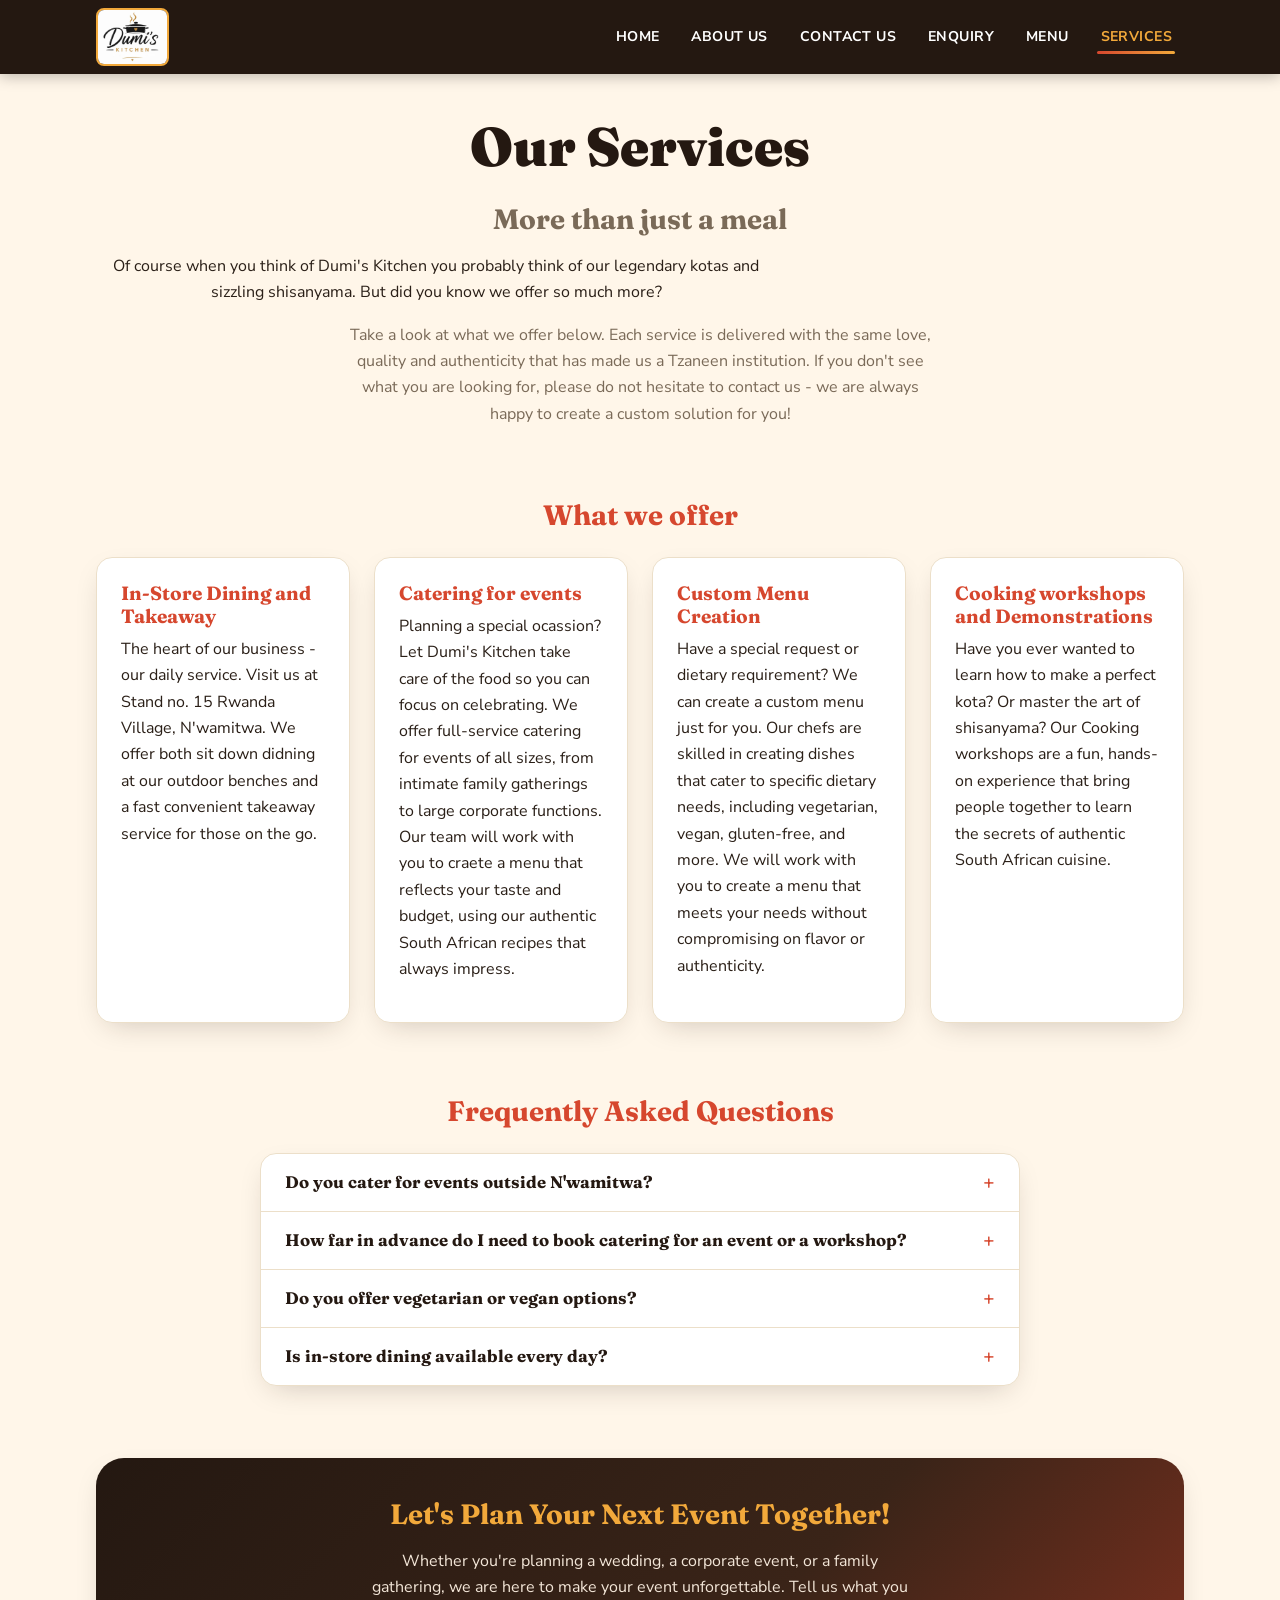
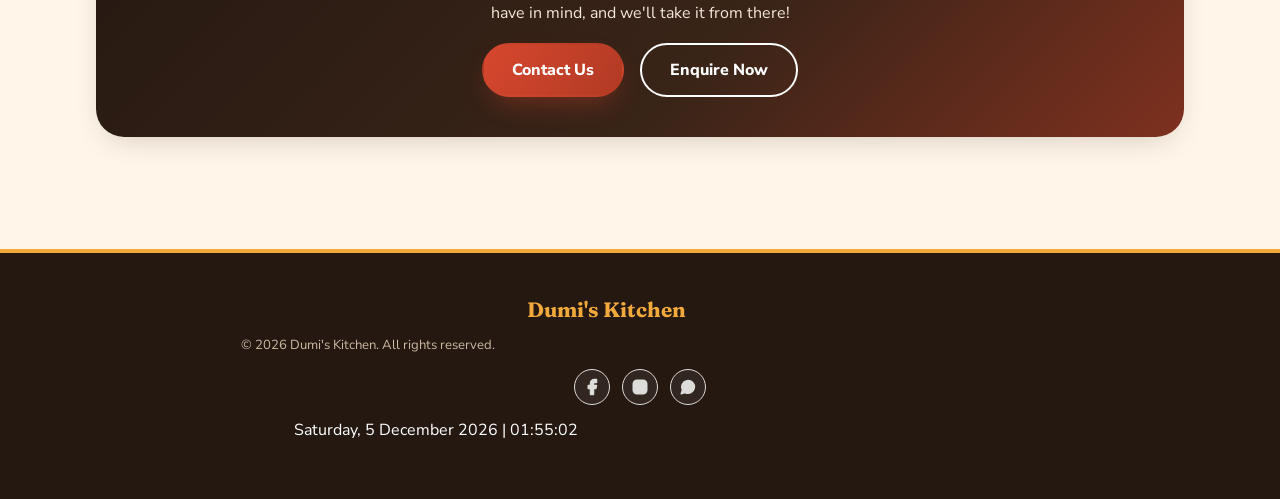
<file: pages/services.html>
<!DOCTYPE html>
<html lang="en">
<head>
    <meta charset="UTF-8">
    <meta name="viewport" content="width=device-width, initial-scale=1.0">
    <title>Dumi's Kitchen | Services</title>

    <!--Meta description for SEO-->
    <meta name="description" content="Dumi's Kitchen offers a range of services including in-store dining, takeaway, catering for events, custom menu creation, and cooking workshops. Learn more about our services here.">
    <meta name="keywords" content="Dumi's Kitchen, Services, In-store Dining, Takeaway, Catering, Custom Menu Creation, Cooking Workshops, N'wamitwa, Tzaneen, South Africa">

    <!--CSS Stylesheet-->
    <link rel="stylesheet" href="../assets/css/styles.css">
    
</head>
<body>
    
     <!--Header section-->
    <header class="site-header">
        <div class="header-inner">
            <div class="logo">
                <!--Logo-->
                <a href="../index.html">
                    <img src="../assets/images/Logo.jpeg" alt="Dumi's Kitchen Logo" class="logo-img">
                </a>
            </div>
        
         <!--Navigation links-->
         <nav class="main-navigation">
            <a href="../index.html">HOME</a>
            <a href="./about-us.html">ABOUT US</a>
            <a href="./contact-us.html">CONTACT US</a>
            <a href="./enquiry.html">ENQUIRY</a>
            <a href="./menu.html">MENU</a>
            <a href="./services.html" class="active" aria-current="page">SERVICES</a>
         </nav>
            </div>
    </header>

    <main class="container">
        <section class="section">

            <!--Welcome message to service page-->
            <h1 class="section-title">Our Services</h1>
            <h2 class="lead">More than just a meal</h2>
            <p class="text-center"> Of course when you think of Dumi's Kitchen you probably think of our legendary kotas and sizzling
                shisanyama. But did you know we offer so much more?
            </p>

            <p class="lead">Take a look at what we offer below. Each service is delivered with the same love, quality and authenticity that has made us a Tzaneen
                institution. If you don't see what you are looking for, please do not hesitate to contact us - we are always happy to create a 
                custom solution for you!
            </p>
        </section>

        <!--Different offered services-->
        <section class="section">
             <h2 class="section-title"> What we offer</h2>
             <div class="card-grid">
                <div class="card">
                    <h3>In-Store Dining and Takeaway</h3>
                    <p> The heart of our business -  our daily service.
                        Visit us at Stand no. 15 Rwanda Village, N'wamitwa. We offer both sit down didning at our outdoor benches and a fast
                        convenient takeaway service for those on the go.
                    </p>
                </div>
             
             <div class="card">
                    <h3>Catering for events</h3>
                    <p>Planning a special ocassion? Let Dumi's Kitchen take care of the food so you can focus on celebrating.
                    We offer full-service catering for events of all sizes, from intimate family gatherings to large corporate functions. Our team will
                    work with you to craete a menu that reflects your taste and budget, using our authentic South African recipes that always impress.
                    </p>
             </div>
             
             <div class="card">
                    <h3>Custom Menu Creation</h3>
                    <p>Have a special request or dietary requirement? We can create a custom menu just for you.
                        Our chefs are skilled in creating dishes that cater to specific dietary needs, including vegetarian, vegan, gluten-free, and more. 
                        We will work with you to create a menu that meets your needs without compromising on flavor or authenticity.
                    </p>
             </div>

             <div class="card">
                <h3>Cooking workshops and Demonstrations</h3>
             <p>Have you ever wanted to learn how to make a perfect kota? Or master the art of shisanyama? Our Cooking
                workshops are a fun, hands-on experience that bring people together to learn the secrets of authentic South African cuisine.
             </p>
             </div>
             </div>
        </section>

        <!--Frequently Asked Questions-->
        <section class="section">
            <h2 class="section-title">Frequently Asked Questions</h2>
            <div class="accordion">
                <div class="accordion-item">
                    <button type="button" class="accordion-question" aria-expanded="false">Do you cater for events outside N'wamitwa?
                        <span class="accordion-icon">+</span>
                    </button>
                    <div class="accordion-answer">
                        <p>Yes, we can cater for events outside N'wamitwa. Please contact us with your event location to discuss your requirements and we will provide a quote.</p>
                    </div>
                </div>

                <div class="accordion-item">
                    <button type="button" class="accordion-question" aria-expanded="false">How far in advance do I need to book catering for an event or a workshop?
                        <span class="accordion-icon">+</span>
                    </button>
                    <div class="accordion-answer">
                        <p>The earlier the better, especially for larger events. Send us an enquiry with your date, number of guests, and any requirements and we'll confirm availability.</p>
                    </div>
                </div>

                <div class="accordion-item">
                    <button type="button" class="accordion-question" aria-expanded="false">Do you offer vegetarian or vegan options?
                        <span class="accordion-icon">+</span>
                    </button>
                    <div class="accordion-answer">
                        <p>Yes, we can create custom menus that cater to vegetarian and vegan diets. Please let us know your requirements when you contact us.</p>
                    </div>
                </div>

                 <div class="accordion-item">
                    <button type="button" class="accordion-question" aria-expanded="false">Is in-store dining available every day?
                        <span class="accordion-icon">+</span>
                    </button>
                    <div class="accordion-answer">
                        <p>We're open Monday to Saturday, 10:00 AM – 8:00 PM, with both sit-down and takeaway service.</p>
                    </div>
                </div>

            </div>
        </section>

        <!--Closing call to action-->
        <div class="cta-box">
            <h2>Let's Plan Your Next Event Together!</h2>
            <p>Whether you're planning a wedding, a corporate event, or a family gathering, we are here to make your event unforgettable. 
               Tell us what you have in mind, and we'll take it from there!
            </p>

            <div class="btn-group">
                <a href="./contact-us.html" class="btn btn-primary">Contact Us</a>
                <a href="./enquiry.html" class="btn btn-outline">Enquire Now</a>
            </div>
        </div>
       
    </main>

    <!--Footer Section-->
    <footer class="site-footer">
        <div class="footer-inner">
            <p class="footer-brand">Dumi's Kitchen</p>
            <p class="footer-copyright">&copy; 2026 Dumi's Kitchen. All rights reserved.</p>

            <div class="social-links">
            <a href="https://www.facebook.com/" target="_blank" rel="noopener noreferrer" aria-label="Dumi's Kitchen on Facebook">
                <svg viewBox="0 0 24 24" fill="none" stroke="currentColor" stroke-width="2" stroke-linecap="round" stroke-linejoin="round" aria-hidden="true"><path d="M18 2h-3a5 5 0 0 0-5 5v3H7v4h3v8h4v-8h3l1-4h-4V7a1 1 0 0 1 1-1h3z"/></svg>
            </a>
            <a href="https://www.instagram.com/" target="_blank" rel="noopener noreferrer" aria-label="Dumi's Kitchen on Instagram">
                <svg viewBox="0 0 24 24" fill="none" stroke="currentColor" stroke-width="2" stroke-linecap="round" stroke-linejoin="round" aria-hidden="true"><rect x="3" y="3" width="18" height="18" rx="5"/><circle cx="12" cy="12" r="4"/><circle cx="17.5" cy="6.5" r="1" fill="currentColor"/></svg>
            </a>
            <a href="https://wa.me/27764677719" target="_blank" rel="noopener noreferrer" aria-label="Chat with Dumi's Kitchen on WhatsApp">
                <svg viewBox="0 0 24 24" fill="none" stroke="currentColor" stroke-width="2" stroke-linecap="round" stroke-linejoin="round" aria-hidden="true"><path d="M3 21l1.65-4.9A8.5 8.5 0 1 1 8 19.4L3 21z"/></svg>
            </a>
        </div>

            <!-- Live date and time -->
            <p class="live-datetime" id="live-datetime" aria-live="off"></p>
        </div>
    </footer>

    <script src="../assets/js/script.js"></script>
    
</body>
</html>
</file>
<file: assets/css/styles.css>
/* ==========================================================================
   Dumi's Kitchen — Stylesheet
   A vibrant shisanyama & kota spot: fire-red coals, golden mustard pap,
   a hint of fresh green, all on a warm cream backdrop.
   ========================================================================== */

@import url('https://fonts.googleapis.com/css2?family=Fraunces:opsz,wght@9..144,400;9..144,600;9..144,700;9..144,900&family=Nunito+Sans:wght@400;600;700;800&display=swap');

:root {
  --color-charcoal: #241811;
  --color-charcoal-soft: #3a2418;
  --color-fire: #d6472e;
  --color-fire-dark: #b23a24;
  --color-gold: #f2a93b;
  --color-gold-dark: #d6912a;
  --color-forest: #5b7b4f;
  --color-cream: #fff6e9;
  --color-white: #ffffff;

  --color-text: #2a1f17;
  --color-text-muted: #7a6a58;
  --color-border: #ecdfc9;

  --font-display: 'Fraunces', Georgia, serif;
  --font-body: 'Nunito Sans', Arial, sans-serif;

  --space-1: 0.5rem;
  --space-2: 1rem;
  --space-3: 1.5rem;
  --space-4: 2.5rem;
  --space-5: 4.5rem;

  --max-width: 1120px;
  --radius-sm: 8px;
  --radius-md: 16px;
  --radius-lg: 28px;
  --shadow-soft: 0 10px 30px -12px rgba(36, 24, 17, 0.25);
  --shadow-fire: 0 12px 28px -10px rgba(214, 71, 46, 0.45);
  --transition-fast: 0.2s ease;
  --transition-med: 0.35s cubic-bezier(0.22, 1, 0.36, 1);
}

* { box-sizing: border-box; }
html { scroll-behavior: smooth; }

body {
  margin: 0;
  font-family: var(--font-body);
  color: var(--color-text);
  background-color: var(--color-cream);
  line-height: 1.65;
}

img { max-width: 100%; height: auto; display: block; }

h1, h2, h3, h4 {
  font-family: var(--font-display);
  color: var(--color-charcoal);
  line-height: 1.2;
  margin: 0 0 var(--space-2);
}

h1 { font-size: clamp(2.1rem, 5vw, 3.4rem); font-weight: 900; }
h2 { font-size: clamp(1.35rem, 2.8vw, 1.75rem); font-weight: 700; color: var(--color-fire); }
h3 { font-size: 1.2rem; font-weight: 700; }

p { margin: 0 0 var(--space-2); max-width: 68ch; }
ul { margin: 0 0 var(--space-2); padding-left: 1.25rem; }
li { margin-bottom: 0.4rem; }

a { color: var(--color-fire); text-decoration: none; transition: color var(--transition-fast); }
a:hover, a:focus-visible { color: var(--color-fire-dark); }

hr { border: none; border-top: 1px solid var(--color-border); margin: var(--space-3) 0; }
::selection { background-color: var(--color-gold); color: var(--color-charcoal); }

a:focus-visible, button:focus-visible, input:focus-visible, select:focus-visible, textarea:focus-visible {
  outline: 3px solid var(--color-gold);
  outline-offset: 2px;
  border-radius: var(--radius-sm);
}

.container { max-width: var(--max-width); margin: 0 auto; padding: var(--space-4) var(--space-2); }
.text-center { text-align: center; }
.text-left { text-align: left; }

.eyebrow {
  display: inline-block;
  font-family: var(--font-body);
  font-weight: 800;
  font-size: 0.78rem;
  letter-spacing: 0.14em;
  color: var(--color-gold);
  margin-bottom: var(--space-1);
}

.section-title { text-align: center; margin-bottom: var(--space-3); }
.section { margin-bottom: var(--space-5); }

.lead {
  text-align: center;
  max-width: 60ch;
  margin-left: auto;
  margin-right: auto;
  color: var(--color-text-muted);
}

.intro-text {
  max-width: 68ch;
  margin: 0 auto var(--space-3);
  text-align: center;
  color: var(--color-text-muted);
  font-size: 1.05rem;
}

.section-blurb {
  max-width: 60ch;
  margin: 0 auto var(--space-3);
  text-align: center;
  color: var(--color-text-muted);
}

.divider {
  width: 64px;
  height: 4px;
  margin: 0 auto var(--space-3);
  background: linear-gradient(90deg, var(--color-fire), var(--color-gold));
  border-radius: 999px;
}

/* Header & nav */
.site-header {
  background-color: var(--color-charcoal);
  position: sticky;
  top: 0;
  z-index: 50;
  box-shadow: 0 2px 14px rgba(0, 0, 0, 0.28);
}

.header-inner {
  max-width: var(--max-width);
  margin: 0 auto;
  padding: var(--space-1) var(--space-2);
  display: flex;
  align-items: center;
  justify-content: space-between;
  flex-wrap: wrap;
  gap: var(--space-1);
}

.logo { display: flex; align-items: center; }
.logo-img { height: 58px; width: auto; border-radius: var(--radius-sm); border: 2px solid var(--color-gold); }

.main-navigation { display: flex; flex-wrap: wrap; gap: var(--space-1); }

.main-navigation a {
  position: relative;
  color: var(--color-white);
  font-family: var(--font-body);
  font-weight: 700;
  font-size: 0.88rem;
  letter-spacing: 0.03em;
  padding: 0.55rem 0.2rem;
  margin: 0 0.55rem;
}

.main-navigation a::after {
  content: "";
  position: absolute;
  left: 0;
  bottom: 0.2rem;
  width: 100%;
  height: 3px;
  border-radius: 999px;
  background: linear-gradient(90deg, var(--color-fire), var(--color-gold));
  transform: scaleX(0);
  transform-origin: left;
  transition: transform var(--transition-med);
}

.main-navigation a:hover, .main-navigation a:focus-visible { color: var(--color-gold); }
.main-navigation a:hover::after, .main-navigation a:focus-visible::after, .main-navigation a.active::after { transform: scaleX(1); }
.main-navigation a.active { color: var(--color-gold); }

/* Hero */
.hero {
  position: relative;
  background: linear-gradient(160deg, rgba(36, 24, 17, 0.92) 0%, rgba(36, 24, 17, 0.85) 55%, rgba(214, 71, 46, 0.55) 100%);
  color: var(--color-white);
  text-align: center;
  padding: var(--space-5) var(--space-2) calc(var(--space-5) + 2.5rem);
  clip-path: polygon(0 0, 100% 0, 100% 94%, 0 100%);
}

.hero .eyebrow { color: var(--color-gold); }
.hero h1 { color: var(--color-white); text-shadow: 0 4px 18px rgba(0, 0, 0, 0.35); }
.hero h2 { color: var(--color-gold); font-weight: 600; font-family: var(--font-display); font-size: clamp(1.1rem, 2.4vw, 1.5rem); }
.hero p { max-width: 62ch; margin-left: auto; margin-right: auto; color: #f3e6d8; }
.hero .btn { margin: var(--space-2) 0.4rem 0; }

.badge-row { display: flex; justify-content: center; flex-wrap: wrap; gap: var(--space-1); margin: var(--space-2) 0; }
.badge-pill {
  display: inline-flex;
  align-items: center;
  gap: 0.4rem;
  background-color: rgba(255, 255, 255, 0.1);
  border: 1px solid rgba(242, 169, 59, 0.5);
  color: var(--color-white);
  font-size: 0.85rem;
  font-weight: 700;
  padding: 0.4rem 0.9rem;
  border-radius: 999px;
  backdrop-filter: blur(2px);
}

/* Buttons */
.btn {
  display: inline-block;
  font-family: var(--font-body);
  font-weight: 800;
  font-size: 1rem;
  padding: 0.75rem 1.75rem;
  border-radius: 999px;
  border: 2px solid transparent;
  cursor: pointer;
  transition: transform var(--transition-fast), box-shadow var(--transition-fast), background-color var(--transition-fast), color var(--transition-fast);
}

.btn-primary { background: linear-gradient(120deg, var(--color-fire), var(--color-fire-dark)); color: var(--color-white); box-shadow: var(--shadow-fire); }
.btn-primary:hover, .btn-primary:focus-visible { transform: translateY(-2px) scale(1.02); box-shadow: 0 16px 32px -10px rgba(214, 71, 46, 0.55); }

.btn-outline { background-color: transparent; border-color: currentColor; color: inherit; }
.btn-outline:hover, .btn-outline:focus-visible { background-color: var(--color-gold); border-color: var(--color-gold); color: var(--color-charcoal); transform: translateY(-2px); }

/* Cards */
.card-grid { display: grid; grid-template-columns: repeat(auto-fit, minmax(230px, 1fr)); gap: var(--space-3); }
.card-grid-spaced { margin-bottom: var(--space-3); }

.card {
  background-color: var(--color-white);
  border: 1px solid var(--color-border);
  border-radius: var(--radius-md);
  padding: var(--space-3);
  box-shadow: var(--shadow-soft);
  transition: transform var(--transition-med), box-shadow var(--transition-med), border-color var(--transition-fast);
}

.card:hover { transform: translateY(-5px); border-color: var(--color-gold); box-shadow: 0 18px 34px -14px rgba(36, 24, 17, 0.3); }
.card .icon { font-size: 1.5rem; margin-bottom: 0.3rem; display: block; }
.card h3 { color: var(--color-fire); margin-bottom: var(--space-1); }
.card ul { margin-bottom: 0; }

.story-block {
  position: relative;
  padding: var(--space-3) var(--space-3) var(--space-3) var(--space-4);
  border-radius: var(--radius-md);
  margin-bottom: var(--space-3);
  background-color: var(--color-white);
  border: 1px solid var(--color-border);
  border-left: 6px solid var(--color-fire);
  box-shadow: var(--shadow-soft);
}

.story-block:nth-of-type(2) { border-left-color: var(--color-gold); }
.story-block:nth-of-type(3) { border-left-color: var(--color-forest); }
.story-block:nth-of-type(4) { border-left-color: var(--color-fire); }
.story-block h2 { font-size: clamp(1.4rem, 3vw, 1.9rem); text-align: left; color: var(--color-charcoal); }

/* Menu grid */
.menu-grid,
#mains-grid,
#sides-grid,
#drinks-grid {
  display: grid;
  grid-template-columns: repeat(auto-fit, minmax(220px, 1fr));
  gap: var(--space-3)
}

.menu-item {
  position: relative;
  background-color: var(--color-white);
  border: 1px solid var(--color-border);
  border-radius: var(--radius-md);
  overflow: hidden;
  box-shadow: var(--shadow-soft);
  transition: transform var(--transition-med), box-shadow var(--transition-med);
}

.menu-item { min-width: 0; }
.menu-item .menu-item-media { height: 190px; }
.menu-item img { min-width: 0;}
.menu-item:hover img { transform: scale(1.08); }

.menu-item-body { padding: var(--space-2) var(--space-2) var(--space-2); display: flex; align-items: center; justify-content: space-between; gap: var(--space-1); }
.menu-item-name { font-weight: 700; color: var(--color-charcoal); margin: 0; }
.menu-item-price {
  flex-shrink: 0;
  background: linear-gradient(120deg, var(--color-gold), var(--color-gold-dark));
  color: var(--color-charcoal);
  font-weight: 800;
  font-size: 0.9rem;
  padding: 0.3rem 0.7rem;
  border-radius: 999px;
}

/* Menu search/filter controls */
.menu-controls {
  display: flex;
  flex-wrap: wrap;
  gap: var(--space-2);
  align-items: center;
  justify-content: space-between;
  margin-bottom: var(--space-3);
  padding: var(--space-2);
  background-color: var(--color-white);
  border: 1px solid var(--color-border);
  border-radius: var(--radius-md);
}

.menu-search-input {
  flex: 1 1 220px;
  padding: 0.6rem 0.9rem;
  font-family: var(--font-body);
  font-size: 1rem;
  border: 1.5px solid var(--color-border);
  border-radius: 999px;
  background-color: var(--color-cream);
  color: var(--color-text);
}

.menu-search-input:focus { border-color: var(--color-fire); background-color: var(--color-white); }
.filter-buttons { display: flex; flex-wrap: wrap; gap: 0.5rem; }

.filter-btn {
  font-family: var(--font-body);
  font-weight: 700;
  font-size: 0.85rem;
  padding: 0.45rem 1rem;
  border-radius: 999px;
  border: 1.5px solid var(--color-border);
  background-color: var(--color-cream);
  color: var(--color-text);
  cursor: pointer;
  transition: background-color var(--transition-fast), color var(--transition-fast), border-color var(--transition-fast);
}

.filter-btn:hover, .filter-btn:focus-visible { border-color: var(--color-fire); }
.filter-btn.active { background-color: var(--color-fire); border-color: var(--color-fire); color: var(--color-white); }
.menu-empty-message { text-align: center; color: var(--color-text-muted); padding: var(--space-3); display: none; }

/* Lightbox — fades via opacity/visibility so it can animate (not display:none) */
.lightbox-overlay {
  position: fixed;
  inset: 0;
  background-color: rgba(36, 24, 17, 0.88);
  display: flex;
  align-items: center;
  justify-content: center;
  padding: var(--space-3);
  z-index: 200;
  opacity: 0;
  visibility: hidden;
  transition: opacity var(--transition-med), visibility var(--transition-med);
}

.lightbox-overlay.visible { opacity: 1; visibility: visible; }

.lightbox-img {
  max-width: min(90vw, 700px);
  max-height: 85vh;
  border-radius: var(--radius-md);
  box-shadow: 0 20px 50px rgba(0, 0, 0, 0.5);
  transform: scale(0.92);
  transition: transform var(--transition-med);
}

.lightbox-overlay.visible .lightbox-img { transform: scale(1); }

.lightbox-close {
  position: absolute;
  top: var(--space-2);
  right: var(--space-2);
  width: 44px;
  height: 44px;
  border-radius: 50%;
  border: none;
  background-color: var(--color-white);
  color: var(--color-charcoal);
  font-size: 1.5rem;
  line-height: 1;
  cursor: pointer;
  display: flex;
  align-items: center;
  justify-content: center;
}

.lightbox-close:hover, .lightbox-close:focus-visible { background-color: var(--color-gold); }

/* FAQ accordion — slides open via max-height so it can animate */
.accordion {
  max-width: 760px;
  margin: 0 auto;
  background-color: var(--color-white);
  border: 1px solid var(--color-border);
  border-radius: var(--radius-md);
  overflow: hidden;
  box-shadow: var(--shadow-soft);
}

.accordion-item { border-bottom: 1px solid var(--color-border); }
.accordion-item:last-child { border-bottom: none; }

.accordion-question {
  width: 100%;
  display: flex;
  align-items: center;
  justify-content: space-between;
  gap: var(--space-2);
  padding: var(--space-2) var(--space-3);
  background: none;
  border: none;
  font-family: var(--font-display);
  font-weight: 700;
  font-size: 1.05rem;
  color: var(--color-charcoal);
  text-align: left;
  cursor: pointer;
}

.accordion-question:hover, .accordion-question:focus-visible { color: var(--color-fire); }
.accordion-icon { flex-shrink: 0; font-size: 1.3rem; font-weight: 800; color: var(--color-fire); transition: transform var(--transition-fast); }

.accordion-answer {
  max-height: 0;
  overflow: hidden;
  padding: 0 var(--space-3);
  color: var(--color-text-muted);
  transition: max-height var(--transition-med), padding var(--transition-med);
}

.accordion-answer.open { max-height: 400px; padding: 0 var(--space-3) var(--space-3); }

/* Forms */
.form-card {
  background-color: var(--color-white);
  border: 1px solid var(--color-border);
  border-radius: var(--radius-lg);
  padding: var(--space-4);
  box-shadow: var(--shadow-soft);
  max-width: 640px;
  margin: 0 auto;
  border-top: 6px solid var(--color-fire);
}

.form-group { margin-bottom: var(--space-3); }
.form-group label { display: block; font-weight: 700; margin-bottom: 0.4rem; color: var(--color-charcoal); }

.form-group input, .form-group select, .form-group textarea {
  width: 100%;
  padding: 0.7rem 0.9rem;
  font-family: var(--font-body);
  font-size: 1rem;
  border: 1.5px solid var(--color-border);
  border-radius: var(--radius-sm);
  background-color: var(--color-cream);
  color: var(--color-text);
  transition: border-color var(--transition-fast), box-shadow var(--transition-fast), background-color var(--transition-fast);
}

.form-group input:focus, .form-group select:focus, .form-group textarea:focus {
  border-color: var(--color-fire);
  background-color: var(--color-white);
  box-shadow: 0 0 0 4px rgba(214, 71, 46, 0.14);
}

.form-group textarea { min-height: 140px; resize: vertical; }
.form-actions { display: flex; gap: var(--space-2); flex-wrap: wrap; }

/* Form validation states */
.invalid { border: 2px solid #c0392b; }
.field-error { color: #c0392b; font-size: 0.85rem; display: block; }
.form-success {color: #1e7e34; font-weight: bold; margin-top: 1rem;}

/* Map */
.map-wrapper {
  position: relative;
  width: 100%;
  padding-bottom: 56.25%;
  border-radius: var(--radius-md);
  overflow: hidden;
  border: 1px solid var(--color-border);
  box-shadow: var(--shadow-soft);
}

.map-wrapper iframe { position: absolute; inset: 0; width: 100%; height: 100%; border: 0; }

/* CTA box */
.cta-box {
  position: relative;
  overflow: hidden;
  background: linear-gradient(135deg, var(--color-charcoal), var(--color-charcoal-soft) 60%, var(--color-fire-dark) 130%);
  color: var(--color-white);
  text-align: center;
  padding: var(--space-4);
  border-radius: var(--radius-lg);
  margin-top: var(--space-4);
  box-shadow: var(--shadow-soft);
}

.cta-box h2 { color: var(--color-gold); }
.cta-box p { color: #f3e6d8; max-width: 55ch; margin-left: auto; margin-right: auto; }
.cta-box .btn-group { display: flex; justify-content: center; flex-wrap: wrap; gap: var(--space-2); margin-top: var(--space-2); }

/* Footer */
.site-footer { background-color: var(--color-charcoal); color: var(--color-white); margin-top: var(--space-5); border-top: 4px solid var(--color-gold); }
.footer-inner { max-width: var(--max-width); margin: 0 auto; padding: var(--space-4) var(--space-2); text-align: center; }
.footer-brand { font-family: var(--font-display); font-size: 1.3rem; font-weight: 700; color: var(--color-gold); margin-bottom: var(--space-1); }

.social-links { display: flex; justify-content: center; gap: 0.75rem; margin-bottom: var(--space-2); }
.social-links a {
  display: inline-flex;
  align-items: center;
  justify-content: center;
  width: 40px;
  height: 40px;
  border-radius: 50%;
  background-color: rgba(255, 255, 255, 0.08);
  border: 1px solid rgba(242, 169, 59, 0.4);
  color: var(--color-white);
  transition: background-color var(--transition-fast), color var(--transition-fast), transform var(--transition-fast);
}
.social-links a:hover, .social-links a:focus-visible { background-color: var(--color-gold); border-color: var(--color-gold); color: var(--color-charcoal); transform: translateY(-3px); }
.social-links svg { width: 20px; height: 20px; fill: currentColor; }

.footer-nav { display: flex; flex-wrap: wrap; justify-content: center; gap: var(--space-1) var(--space-2); margin-bottom: var(--space-2); }
.footer-nav a { color: var(--color-white); font-size: 0.9rem; }
.footer-nav a:hover, .footer-nav a:focus-visible { color: var(--color-gold); }
.footer-copyright { font-size: 0.82rem; color: #cbb9a2; margin: 0; }

/* Responsive breakpoints */
@media (max-width: 720px) {
  .header-inner { flex-direction: column; align-items: flex-start; }
  .main-navigation { width: 100%; justify-content: flex-start; }
  .hero { padding: var(--space-4) var(--space-2) calc(var(--space-4) + 2rem); }
  .form-card { padding: var(--space-3); }
  .story-block { padding-left: var(--space-3); }
}

@media (max-width: 480px) {
  .logo-img { height: 46px; }
  .main-navigation a { font-size: 0.82rem; margin: 0 0.35rem; }
  .menu-item-body { flex-direction: column; align-items: flex-start; gap: 0.4rem; }
}

@media (prefers-reduced-motion: reduce) {
  *, *::before, *::after {
    animation-duration: 0.01ms !important;
    transition-duration: 0.01ms !important;
    scroll-behavior: auto !important;
  }
}

/* Menu grid: equal cards */
#mains-grid,
#sides-grid,
#drinks-grid {
  display: grid;
  grid-template-columns: repeat(auto-fill, minmax(240px, 1fr));
  gap: 1.5rem;
}

.menu-item {
  display: flex;
  flex-direction: column;
  overflow: hidden;
  border-radius: 12px;
}

.menu-item-media {
  width: 100%;
  height: 200px;
  overflow: hidden;
}

.menu-item-media img {
  width: 100%;
  height: 100%;
  object-fit: cover;
  display: block;
}

.menu-item-body {
  display: flex;
  justify-content: space-between;
  align-items: center;
  gap: 0.75rem;
  padding: 0.75rem 1rem;
}

/* Scroll reveal */
.reveal {
  opacity: 0;
  transform: translateY(30px);
  transition: opacity 0.7s ease, transform 0.7s ease;
}
.reveal.in-view {
  opacity: 1;
  transform: none;
}

/* Page load fade-in */
main { animation: pageFadeIn 0.8s ease both; }
@keyframes pageFadeIn {
  from { opacity: 0; transform: translateY(12px); }
  to   { opacity: 1; transform: none; }
}

/* Scroll progress bar */
.scroll-progress {
  position: fixed;
  top: 0;
  left: 0;
  height: 4px;
  width: 0;
  background: linear-gradient(90deg, var(--color-gold), var(--color-fire));
  z-index: 300;
}

/* Buttons lift and glow on hover */
.btn { transition: transform 0.25s ease, box-shadow 0.25s ease; }
.btn:hover {
  transform: translateY(-3px);
  box-shadow: 0 10px 20px -8px rgba(214, 71, 46, 0.55);
}

/* Respect people who turn animations off */
@media (prefers-reduced-motion: reduce) {
  .reveal, main, .btn { animation: none; transition: none; }
  .reveal { opacity: 1; transform: none; }
}

/* Social icons */
.social-links {
  display: flex;
  justify-content: center;
  gap: 0.75rem;
  margin: 0.75rem 0;
}

.social-links a {
  display: flex;
  align-items: center;
  justify-content: center;
  width: 36px;
  height: 36px;
  border-radius: 50%;
  border: 1.5px solid currentColor;
  color: inherit;
  opacity: 0.85;
  transition: transform 0.25s ease, background-color 0.25s ease, color 0.25s ease, opacity 0.25s ease;
}

.social-links svg { width: 18px; height: 18px; }

.social-links a:hover,
.social-links a:focus-visible {
  background-color: var(--color-gold);
  border-color: var(--color-gold);
  color: var(--color-charcoal);
  opacity: 1;
  transform: translateY(-3px);
}
</file>
